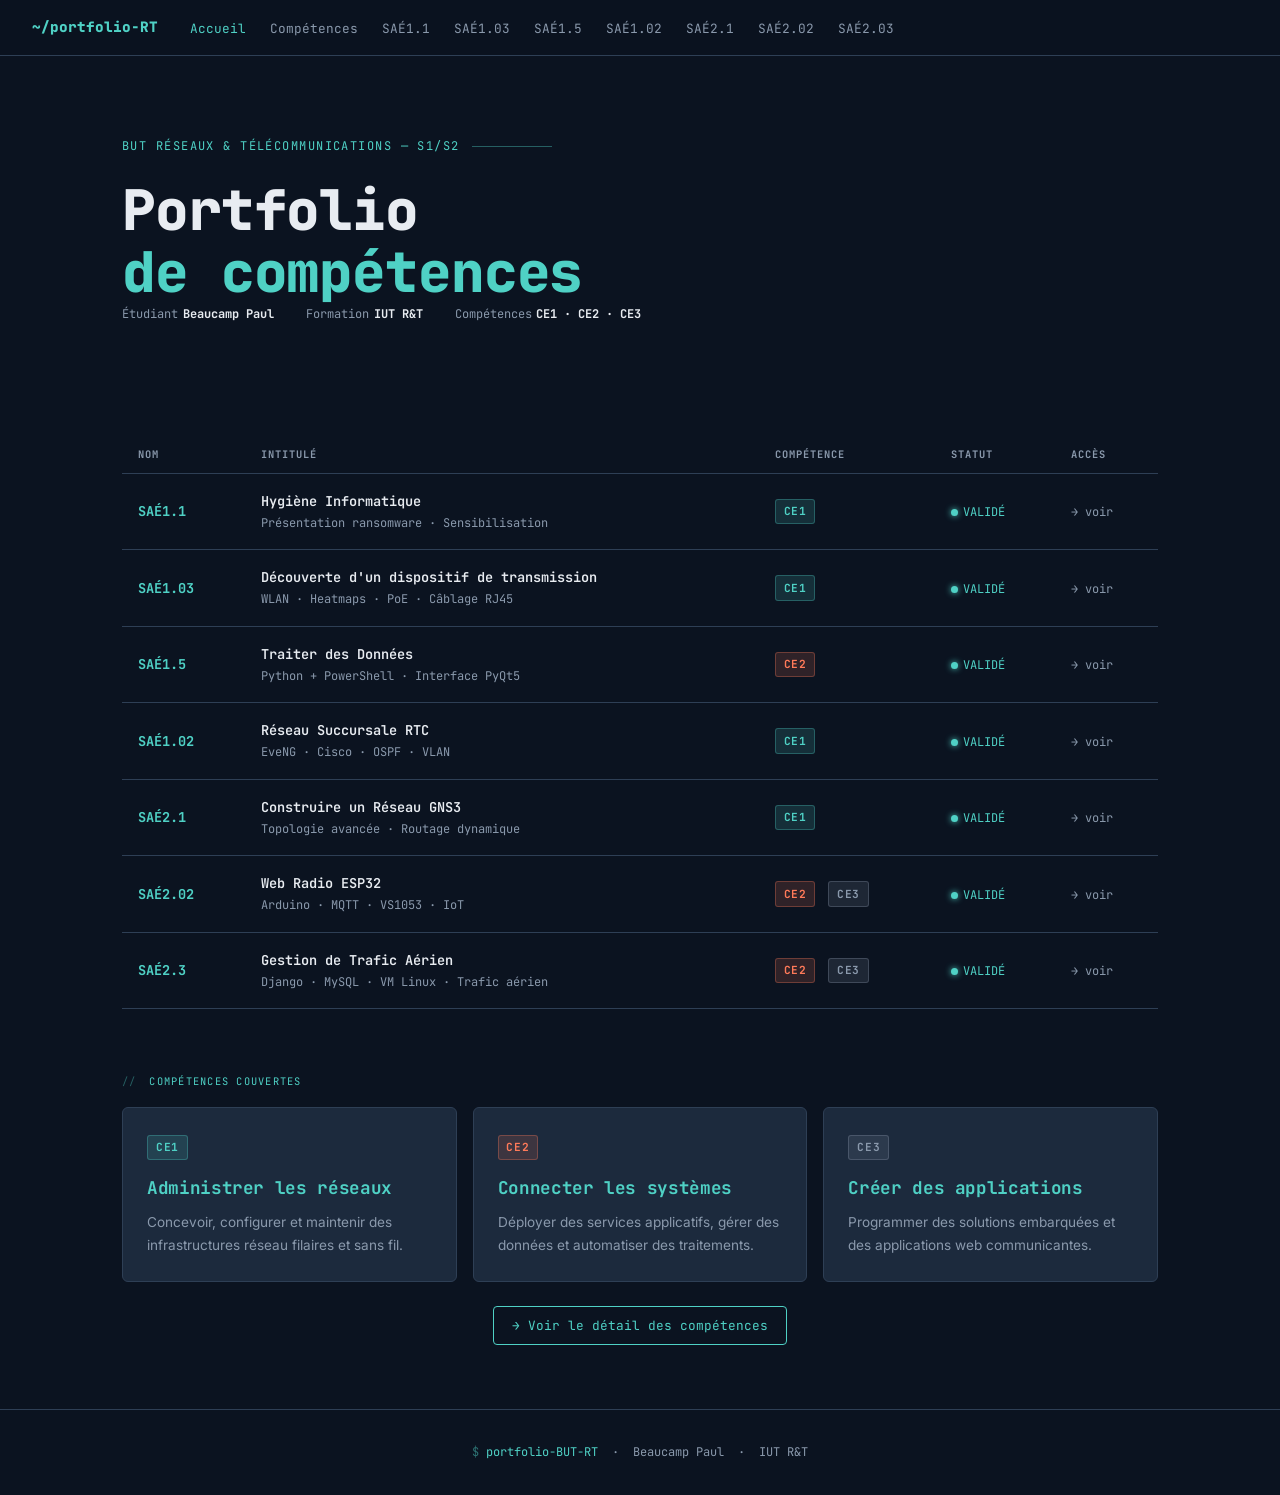
<file: index.html>
<!DOCTYPE html>
<html lang="fr">
<head>
  <meta charset="UTF-8">
  <meta name="viewport" content="width=device-width, initial-scale=1.0">
  <title>Portfolio BUT R&T — Beaucamp Paul</title>
  <link rel="stylesheet" href="style.css">
</head>
<body>

<nav>
  <span class="nav-logo">~/portfolio-RT</span>
  <ul class="nav-links">
    <li><a href="index.html" class="active">Accueil</a></li>
    <li><a href="competences.html">Compétences</a></li>
    <li><a href="sae11.html">SAÉ1.1</a></li>
    <li><a href="sae103.html">SAÉ1.03</a></li>
    <li><a href="sae15.html">SAÉ1.5</a></li>
    <li><a href="sae102.html">SAÉ1.02</a></li>
    <li><a href="sae21.html">SAÉ2.1</a></li>
    <li><a href="sae202.html">SAÉ2.02</a></li>
    <li><a href="atc.html">SAÉ2.03</a></li>
  </ul>
</nav>

<main>
  <div class="container">

    <div class="hero">
      <div class="hero-eyebrow">BUT Réseaux &amp; Télécommunications — S1/S2</div>
      <h1>Portfolio<br><span>de compétences</span></h1>
      <div class="hero-meta">
        <span>Étudiant <span class="val">Beaucamp Paul</span></span>
        <span>Formation <span class="val">IUT R&T</span></span>
        <span>Compétences <span class="val">CE1 · CE2 · CE3</span></span>
      </div>
    </div>

    <section>


      <table class="routing-table">
        <thead>
          <tr>
            <th>Nom</th>
            <th>Intitulé</th>
            <th>Compétence</th>
            <th>Statut</th>
            <th>Accès</th>
          </tr>
        </thead>
        <tbody>
          <tr>
            <td class="rt-id">SAÉ1.1</td>
            <td>
              <div class="rt-title">Hygiène Informatique</div>
              <div class="rt-sub">Présentation ransomware · Sensibilisation</div>
            </td>
            <td><span class="tag tag-rt1">CE1</span></td>
            <td><span class="rt-status">VALIDÉ</span></td>
            <td><a href="sae11.html" class="rt-link">→ voir</a></td>
          </tr>
          <tr>
            <td class="rt-id">SAÉ1.03</td>
            <td>
              <div class="rt-title">Découverte d'un dispositif de transmission</div>
              <div class="rt-sub">WLAN · Heatmaps · PoE · Câblage RJ45</div>
            </td>
            <td><span class="tag tag-rt1">CE1</span></td>
            <td><span class="rt-status">VALIDÉ</span></td>
            <td><a href="sae103.html" class="rt-link">→ voir</a></td>
          </tr>
          <tr>
            <td class="rt-id">SAÉ1.5</td>
            <td>
              <div class="rt-title">Traiter des Données</div>
              <div class="rt-sub">Python + PowerShell · Interface PyQt5</div>
            </td>
            <td><span class="tag tag-rt2">CE2</span></td>
            <td><span class="rt-status">VALIDÉ</span></td>
            <td><a href="sae15.html" class="rt-link">→ voir</a></td>
          </tr>
          <tr>
            <td class="rt-id">SAÉ1.02</td>
            <td>
              <div class="rt-title">Réseau Succursale RTC</div>
              <div class="rt-sub">EveNG · Cisco · OSPF · VLAN</div>
            </td>
            <td><span class="tag tag-rt1">CE1</span></td>
            <td><span class="rt-status">VALIDÉ</span></td>
            <td><a href="sae102.html" class="rt-link">→ voir</a></td>
          </tr>
          <tr>
            <td class="rt-id">SAÉ2.1</td>
            <td>
              <div class="rt-title">Construire un Réseau GNS3</div>
              <div class="rt-sub">Topologie avancée · Routage dynamique</div>
            </td>
            <td><span class="tag tag-rt1">CE1</span></td>
            <td><span class="rt-status">VALIDÉ</span></td>
            <td><a href="sae21.html" class="rt-link">→ voir</a></td>
          </tr>
          <tr>
            <td class="rt-id">SAÉ2.02</td>
            <td>
              <div class="rt-title">Web Radio ESP32</div>
              <div class="rt-sub">Arduino · MQTT · VS1053 · IoT</div>
            </td>
            <td><span class="tag tag-rt2">CE2</span> <span class="tag tag-rt3" style="margin-left:.3rem">CE3</span></td>
            <td><span class="rt-status">VALIDÉ</span></td>
            <td><a href="sae202.html" class="rt-link">→ voir</a></td>
          </tr>
          <tr>
            <td class="rt-id">SAÉ2.3</td>
            <td>
              <div class="rt-title">Gestion de Trafic Aérien</div>
              <div class="rt-sub">Django · MySQL · VM Linux · Trafic aérien</div>
            </td>
            <td><span class="tag tag-rt2">CE2</span> <span class="tag tag-rt3" style="margin-left:.3rem">CE3</span></td>
            <td><span class="rt-status">VALIDÉ</span></td>
            <td><a href="atc.html" class="rt-link">→ voir</a></td>
          </tr>
        </tbody>
      </table>
    </section>

    <section style="padding-top:0">
      <div class="section-label">Compétences couvertes</div>
      <div style="display:grid;grid-template-columns:repeat(auto-fit,minmax(280px,1fr));gap:1rem;margin-top:1rem;">

        <div class="card">
          <div style="margin-bottom:.8rem"><span class="tag tag-rt1">CE1</span></div>
          <h3>Administrer les réseaux</h3>
          <p style="color:var(--muted);font-size:.85rem;margin-top:.5rem">
            Concevoir, configurer et maintenir des infrastructures réseau filaires et sans fil.
          </p>
        </div>

        <div class="card">
          <div style="margin-bottom:.8rem"><span class="tag tag-rt2">CE2</span></div>
          <h3>Connecter les systèmes</h3>
          <p style="color:var(--muted);font-size:.85rem;margin-top:.5rem">
            Déployer des services applicatifs, gérer des données et automatiser des traitements.
          </p>
        </div>

        <div class="card">
          <div style="margin-bottom:.8rem"><span class="tag tag-rt3">CE3</span></div>
          <h3>Créer des applications</h3>
          <p style="color:var(--muted);font-size:.85rem;margin-top:.5rem">
            Programmer des solutions embarquées et des applications web communicantes.
          </p>
        </div>

      </div>

      <div style="margin-top:1.5rem;text-align:center">
        <a href="competences.html" style="
          display:inline-block;
          border:1px solid var(--accent);
          color:var(--accent);
          font-family:'JetBrains Mono',monospace;
          font-size:.8rem;
          padding:.6em 1.4em;
          border-radius:4px;
          transition:background .2s;
        " onmouseover="this.style.background='rgba(79,209,197,.1)'" onmouseout="this.style.background='transparent'">
          → Voir le détail des compétences
        </a>
      </div>
    </section>

  </div>
</main>

<footer>
  <span class="prompt">portfolio-BUT-RT</span> &nbsp;·&nbsp; Beaucamp Paul &nbsp;·&nbsp; IUT R&T
</footer>

</body>
</html>
</file>
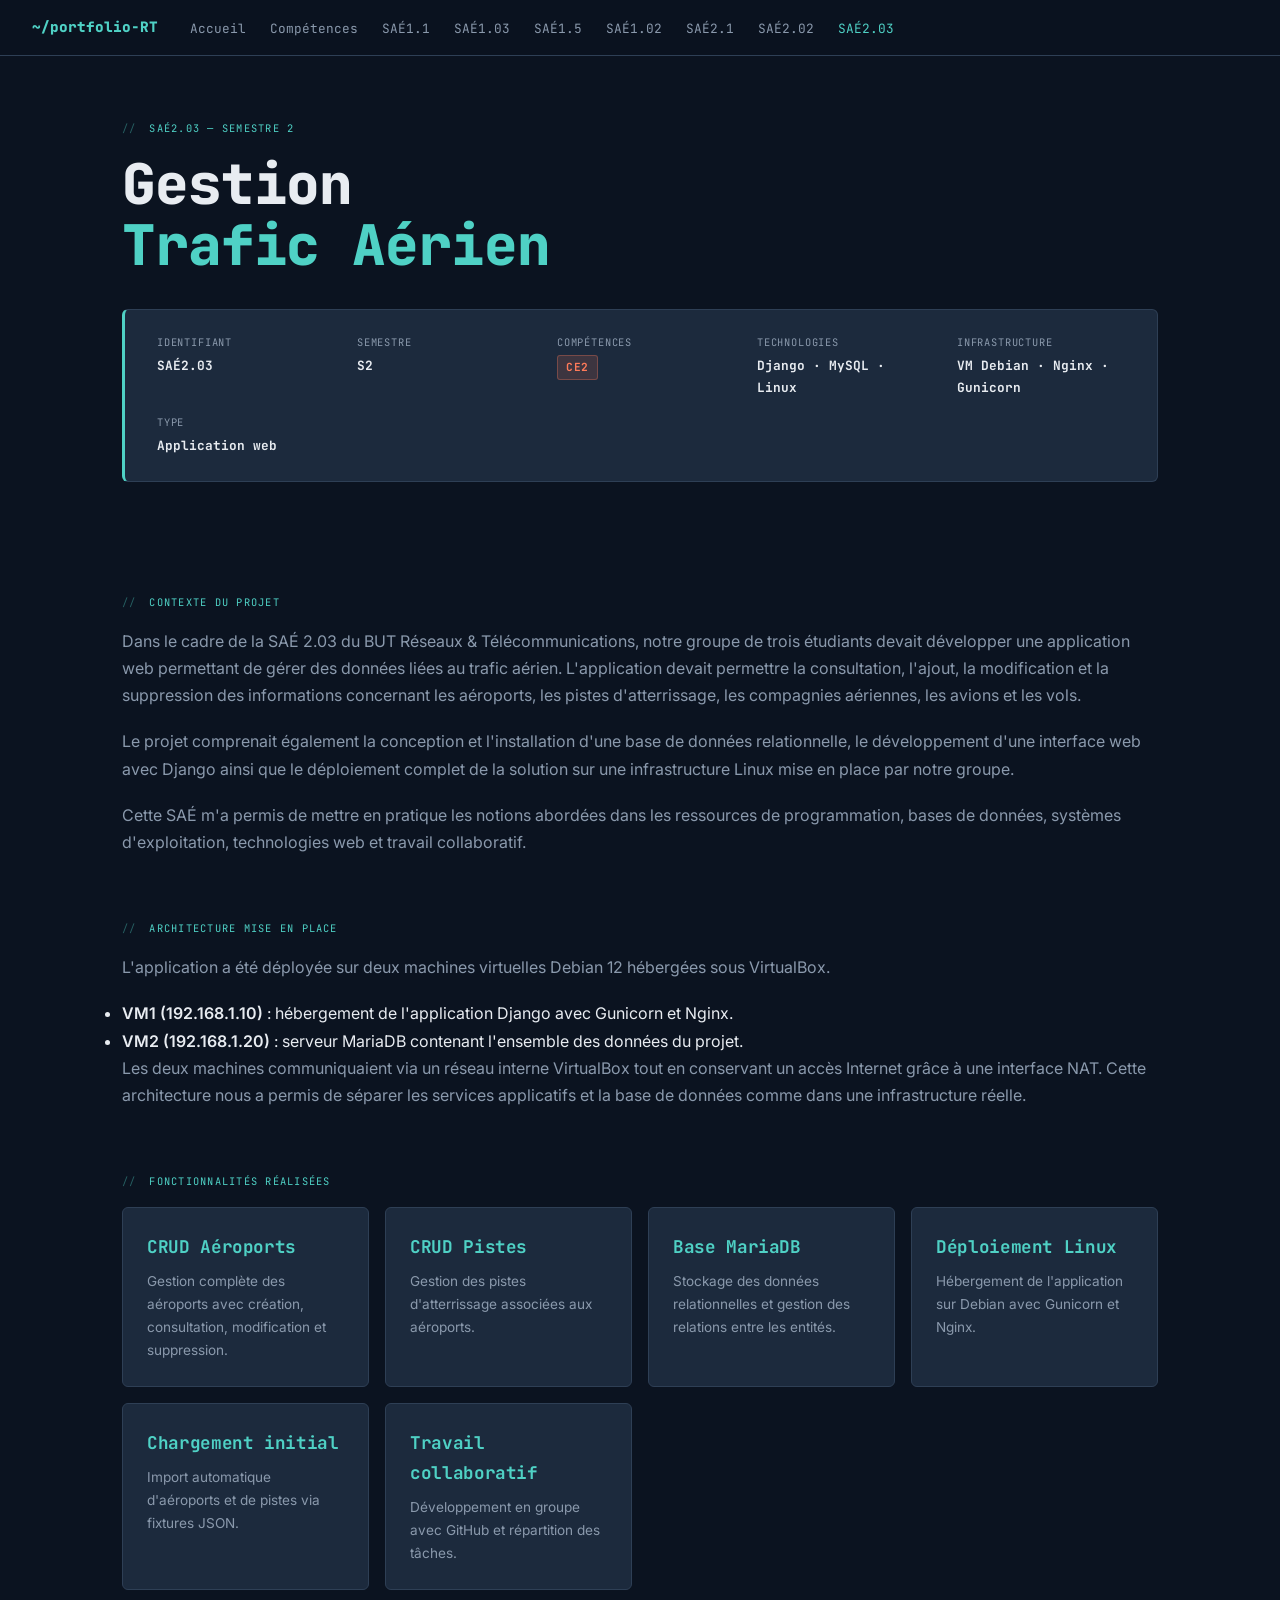
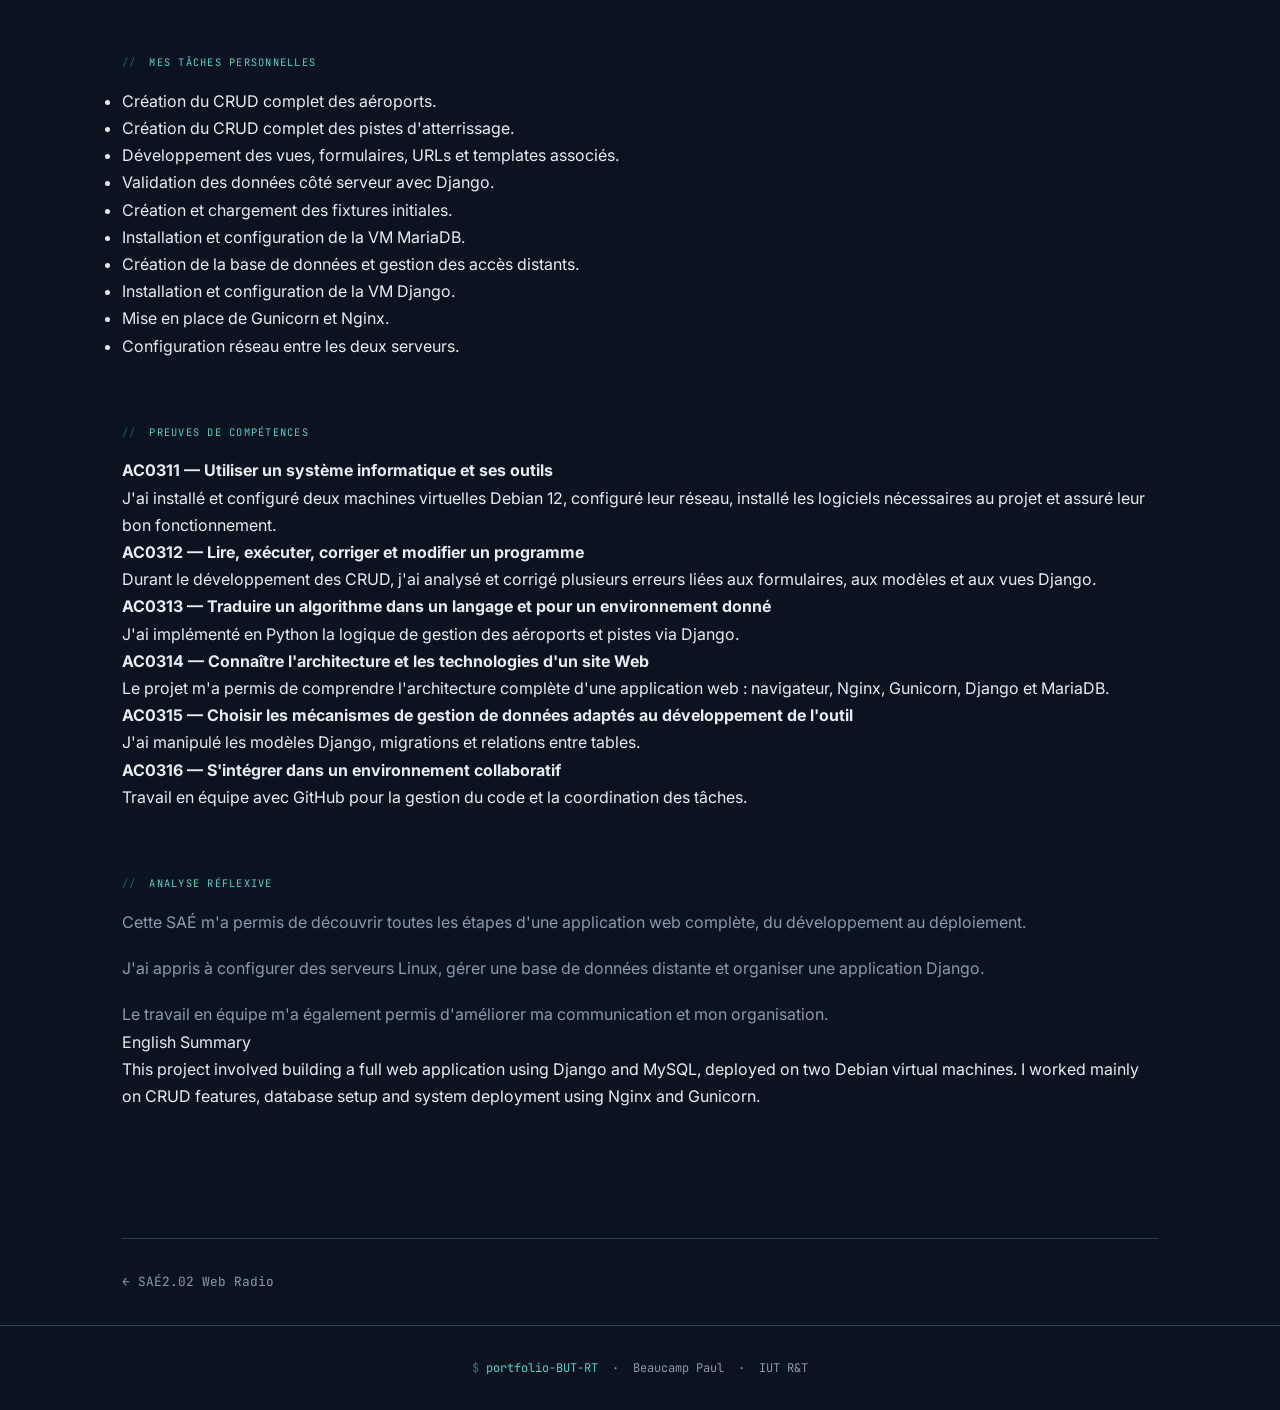
<file: atc.html>
<!DOCTYPE html>
<html lang="fr">
<head>
  <meta charset="UTF-8">
  <meta name="viewport" content="width=device-width, initial-scale=1.0">
  <title>ATC Manager — Portfolio BUT R&T</title>
  <link rel="stylesheet" href="style.css">
</head>
<body>

<nav>
  <span class="nav-logo">~/portfolio-RT</span>
  <ul class="nav-links">
    <li><a href="index.html">Accueil</a></li>
    <li><a href="competences.html">Compétences</a></li>
    <li><a href="sae11.html">SAÉ1.1</a></li>
    <li><a href="sae103.html">SAÉ1.03</a></li>
    <li><a href="sae15.html">SAÉ1.5</a></li>
    <li><a href="sae102.html">SAÉ1.02</a></li>
    <li><a href="sae21.html">SAÉ2.1</a></li>
    <li><a href="sae202.html">SAÉ2.02</a></li>
    <li><a href="atc.html" class="active">SAÉ2.03</a></li>
  </ul>
</nav>

<main>
  <div class="container">
    <section>
      <div class="section-label">SAÉ2.03 — Semestre 2</div>
      <h1>Gestion<br><span style="color:var(--accent)">Trafic Aérien</span></h1>

      <dl class="tech-sheet" style="margin-top:2rem">
        <div>
          <dt>Identifiant</dt>
          <dd>SAÉ2.03</dd>
        </div>
        <div>
          <dt>Semestre</dt>
          <dd>S2</dd>
        </div>
        <div>
          <dt>Compétences</dt>
          <dd><span class="tag tag-rt2">CE2</span></dd>
        </div>
        <div>
          <dt>Technologies</dt>
          <dd>Django · MySQL · Linux</dd>
        </div>
        <div>
          <dt>Infrastructure</dt>
          <dd>VM Debian · Nginx · Gunicorn</dd>
        </div>
        <div>
          <dt>Type</dt>
          <dd>Application web</dd>
        </div>
      </dl>
    </section>

    <section style="padding-top:0">
      <div class="section-label">Contexte du projet</div>
      <div class="prose">
        <p>
          Dans le cadre de la SAÉ 2.03 du BUT Réseaux & Télécommunications, notre groupe de trois étudiants
          devait développer une application web permettant de gérer des données liées au trafic aérien.
          L'application devait permettre la consultation, l'ajout, la modification et la suppression
          des informations concernant les aéroports, les pistes d'atterrissage, les compagnies aériennes,
          les avions et les vols.
        </p>

        <p>
          Le projet comprenait également la conception et l'installation d'une base de données relationnelle,
          le développement d'une interface web avec Django ainsi que le déploiement complet de la solution
          sur une infrastructure Linux mise en place par notre groupe.
        </p>

        <p>
          Cette SAÉ m'a permis de mettre en pratique les notions abordées dans les ressources de programmation,
          bases de données, systèmes d'exploitation, technologies web et travail collaboratif.
        </p>
      </div>
    </section>

    <section style="padding-top:0">
      <div class="section-label">Architecture mise en place</div>
      <div class="prose">
        <p>
          L'application a été déployée sur deux machines virtuelles Debian 12 hébergées sous VirtualBox.
        </p>

        <ul>
          <li><strong>VM1 (192.168.1.10)</strong> : hébergement de l'application Django avec Gunicorn et Nginx.</li>
          <li><strong>VM2 (192.168.1.20)</strong> : serveur MariaDB contenant l'ensemble des données du projet.</li>
        </ul>

        <p>
          Les deux machines communiquaient via un réseau interne VirtualBox tout en conservant un accès
          Internet grâce à une interface NAT. Cette architecture nous a permis de séparer les services
          applicatifs et la base de données comme dans une infrastructure réelle.
        </p>
      </div>
    </section>

    <section style="padding-top:0">
      <div class="section-label">Fonctionnalités réalisées</div>

      <div style="display:grid;grid-template-columns:repeat(auto-fit,minmax(220px,1fr));gap:1rem">
        <div class="card">
          <h3 style="margin-bottom:.5rem">CRUD Aéroports</h3>
          <p style="color:var(--muted);font-size:.85rem">
            Gestion complète des aéroports avec création, consultation, modification et suppression.
          </p>
        </div>

        <div class="card">
          <h3 style="margin-bottom:.5rem">CRUD Pistes</h3>
          <p style="color:var(--muted);font-size:.85rem">
            Gestion des pistes d'atterrissage associées aux aéroports.
          </p>
        </div>

        <div class="card">
          <h3 style="margin-bottom:.5rem">Base MariaDB</h3>
          <p style="color:var(--muted);font-size:.85rem">
            Stockage des données relationnelles et gestion des relations entre les entités.
          </p>
        </div>

        <div class="card">
          <h3 style="margin-bottom:.5rem">Déploiement Linux</h3>
          <p style="color:var(--muted);font-size:.85rem">
            Hébergement de l'application sur Debian avec Gunicorn et Nginx.
          </p>
        </div>

        <div class="card">
          <h3 style="margin-bottom:.5rem">Chargement initial</h3>
          <p style="color:var(--muted);font-size:.85rem">
            Import automatique d'aéroports et de pistes via fixtures JSON.
          </p>
        </div>

        <div class="card">
          <h3 style="margin-bottom:.5rem">Travail collaboratif</h3>
          <p style="color:var(--muted);font-size:.85rem">
            Développement en groupe avec GitHub et répartition des tâches.
          </p>
        </div>
      </div>
    </section>

    <section style="padding-top:0">
      <div class="section-label">Mes tâches personnelles</div>
      <div class="prose">
        <ul>
          <li>Création du CRUD complet des aéroports.</li>
          <li>Création du CRUD complet des pistes d'atterrissage.</li>
          <li>Développement des vues, formulaires, URLs et templates associés.</li>
          <li>Validation des données côté serveur avec Django.</li>
          <li>Création et chargement des fixtures initiales.</li>
          <li>Installation et configuration de la VM MariaDB.</li>
          <li>Création de la base de données et gestion des accès distants.</li>
          <li>Installation et configuration de la VM Django.</li>
          <li>Mise en place de Gunicorn et Nginx.</li>
          <li>Configuration réseau entre les deux serveurs.</li>
        </ul>
      </div>
    </section>

    <section style="padding-top:0">
      <div class="section-label">Preuves de compétences</div>

      <div class="proof-block">
        <h4>AC0311 — Utiliser un système informatique et ses outils</h4>
        <p>
          J'ai installé et configuré deux machines virtuelles Debian 12, configuré leur réseau,
          installé les logiciels nécessaires au projet et assuré leur bon fonctionnement.
        </p>
      </div>

      <div class="proof-block">
        <h4>AC0312 — Lire, exécuter, corriger et modifier un programme</h4>
        <p>
          Durant le développement des CRUD, j'ai analysé et corrigé plusieurs erreurs liées aux formulaires,
          aux modèles et aux vues Django.
        </p>
      </div>

      <div class="proof-block">
        <h4>AC0313 — Traduire un algorithme dans un langage et pour un environnement donné</h4>
        <p>
          J'ai implémenté en Python la logique de gestion des aéroports et pistes via Django.
        </p>
      </div>

      <div class="proof-block">
        <h4>AC0314 — Connaître l'architecture et les technologies d'un site Web</h4>
        <p>
          Le projet m'a permis de comprendre l'architecture complète d'une application web :
          navigateur, Nginx, Gunicorn, Django et MariaDB.
        </p>
      </div>

      <div class="proof-block">
        <h4>AC0315 — Choisir les mécanismes de gestion de données adaptés au développement de l'outil</h4>
        <p>
          J'ai manipulé les modèles Django, migrations et relations entre tables.
        </p>
      </div>

      <div class="proof-block">
        <h4>AC0316 — S'intégrer dans un environnement collaboratif</h4>
        <p>
          Travail en équipe avec GitHub pour la gestion du code et la coordination des tâches.
        </p>
      </div>
    </section>

    <section style="padding-top:0">
      <div class="section-label">Analyse réflexive</div>
      <div class="prose">
        <p>
          Cette SAÉ m'a permis de découvrir toutes les étapes d'une application web complète,
          du développement au déploiement.
        </p>

        <p>
          J'ai appris à configurer des serveurs Linux, gérer une base de données distante et organiser une application Django.
        </p>

        <p>
          Le travail en équipe m'a également permis d'améliorer ma communication et mon organisation.
        </p>
      </div>

      <div class="en-summary">
        <div class="en-label">English Summary</div>
        <p>
          This project involved building a full web application using Django and MySQL,
          deployed on two Debian virtual machines. I worked mainly on CRUD features,
          database setup and system deployment using Nginx and Gunicorn.
        </p>
      </div>
    </section>

    <div class="page-nav">
      <a href="sae202.html">← SAÉ2.02 Web Radio</a>
    </div>
  </div>
</main>
<footer>
  <span class="prompt">portfolio-BUT-RT</span> &nbsp;·&nbsp; Beaucamp Paul &nbsp;·&nbsp; IUT R&T
</footer>

</body>
</html>
</file>
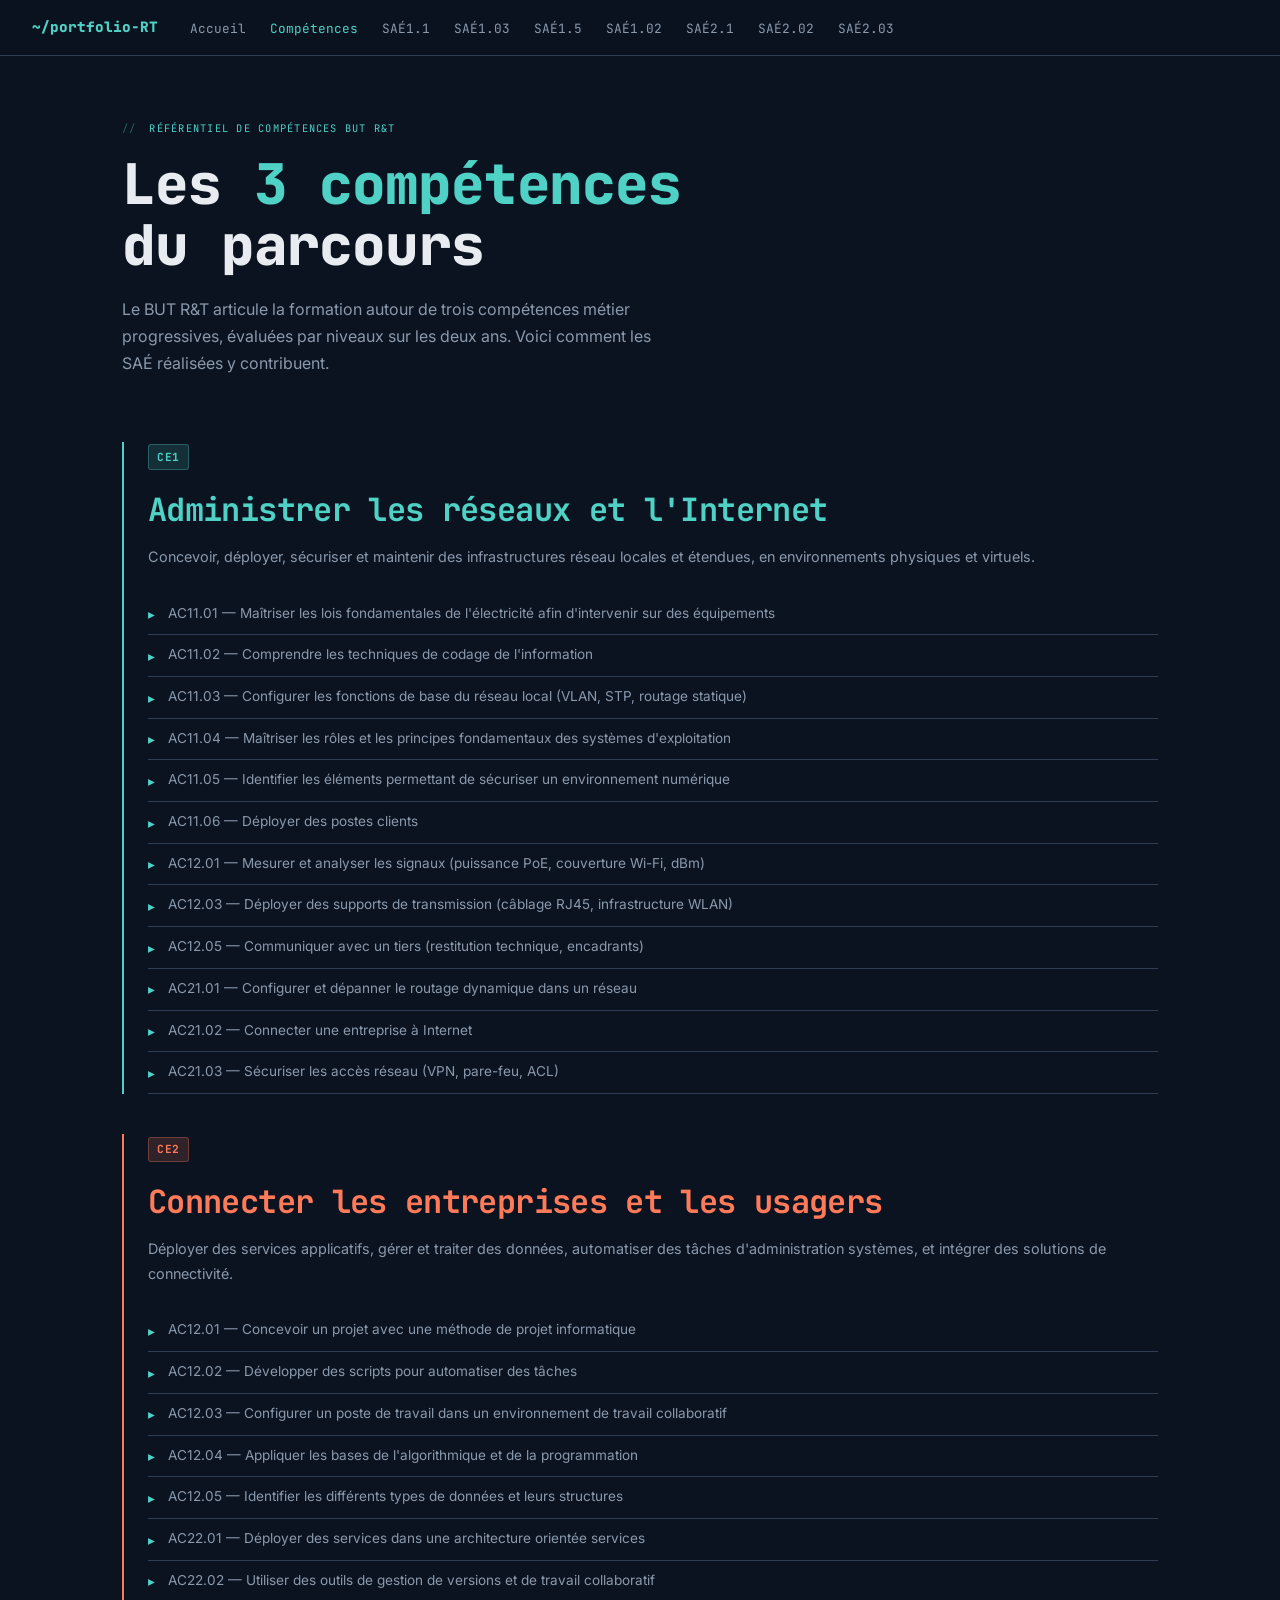
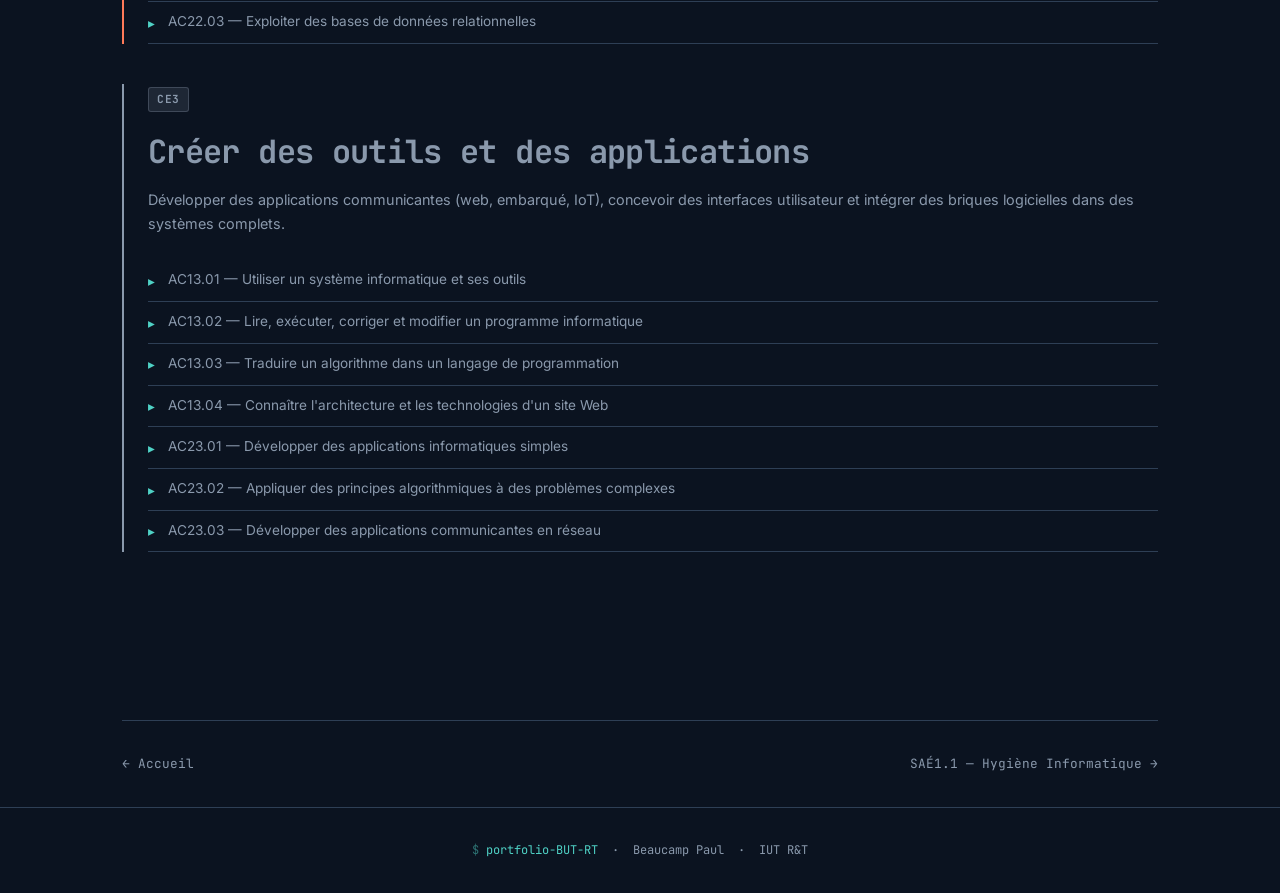
<file: competences.html>
<!DOCTYPE html>
<html lang="fr">
<head>
  <meta charset="UTF-8">
  <meta name="viewport" content="width=device-width, initial-scale=1.0">
  <title>Compétences — Portfolio BUT R&T</title>
  <link rel="stylesheet" href="style.css">
</head>
<body>

<nav>
  <span class="nav-logo">~/portfolio-RT</span>
  <ul class="nav-links">
    <li><a href="index.html">Accueil</a></li>
    <li><a href="competences.html" class="active">Compétences</a></li>
    <li><a href="sae11.html">SAÉ1.1</a></li>
    <li><a href="sae103.html">SAÉ1.03</a></li>
    <li><a href="sae15.html">SAÉ1.5</a></li>
    <li><a href="sae102.html">SAÉ1.02</a></li>
    <li><a href="sae21.html">SAÉ2.1</a></li>
    <li><a href="sae202.html">SAÉ2.02</a></li>
    <li><a href="atc.html">SAÉ2.03</a></li>
  </ul>
</nav>

<main>
  <div class="container">
    <section>
      <div class="section-label">Référentiel de compétences BUT R&T</div>
      <h1>Les <span style="color:var(--accent)">3 compétences</span><br>du parcours</h1>
      <p style="color:var(--muted);margin-top:1.2rem;max-width:560px">
        Le BUT R&T articule la formation autour de trois compétences métier progressives, 
        évaluées par niveaux sur les deux ans. Voici comment les SAÉ réalisées y contribuent.
      </p>
    </section>

    <section style="padding-top:0">

      <div class="comp-block rt1">
        <span class="tag tag-rt1">CE1</span>
        <h2 style="margin-top:.8rem;color:var(--accent)">Administrer les réseaux et l'Internet</h2>
        <p style="margin-top:.5rem">
          Concevoir, déployer, sécuriser et maintenir des infrastructures réseau locales et étendues, 
          en environnements physiques et virtuels.
        </p>
        <ul class="ac-list" style="margin-top:1.5rem">
          <li>AC11.01 — Maîtriser les lois fondamentales de l'électricité afin d'intervenir sur des équipements</li>
          <li>AC11.02 — Comprendre les techniques de codage de l'information</li>
          <li>AC11.03 — Configurer les fonctions de base du réseau local (VLAN, STP, routage statique)</li>
          <li>AC11.04 — Maîtriser les rôles et les principes fondamentaux des systèmes d'exploitation</li>
          <li>AC11.05 — Identifier les éléments permettant de sécuriser un environnement numérique</li>
          <li>AC11.06 — Déployer des postes clients</li>
          <li>AC12.01 — Mesurer et analyser les signaux (puissance PoE, couverture Wi-Fi, dBm)</li>
          <li>AC12.03 — Déployer des supports de transmission (câblage RJ45, infrastructure WLAN)</li>
          <li>AC12.05 — Communiquer avec un tiers (restitution technique, encadrants)</li>
          <li>AC21.01 — Configurer et dépanner le routage dynamique dans un réseau</li>
          <li>AC21.02 — Connecter une entreprise à Internet</li>
          <li>AC21.03 — Sécuriser les accès réseau (VPN, pare-feu, ACL)</li>
        </ul>
      </div>

      <div class="comp-block rt2">
        <span class="tag tag-rt2">CE2</span>
        <h2 style="margin-top:.8rem;color:var(--warn)">Connecter les entreprises et les usagers</h2>
        <p style="margin-top:.5rem">
          Déployer des services applicatifs, gérer et traiter des données, automatiser des tâches 
          d'administration systèmes, et intégrer des solutions de connectivité.
        </p>
        <ul class="ac-list" style="margin-top:1.5rem">
          <li>AC12.01 — Concevoir un projet avec une méthode de projet informatique</li>
          <li>AC12.02 — Développer des scripts pour automatiser des tâches</li>
          <li>AC12.03 — Configurer un poste de travail dans un environnement de travail collaboratif</li>
          <li>AC12.04 — Appliquer les bases de l'algorithmique et de la programmation</li>
          <li>AC12.05 — Identifier les différents types de données et leurs structures</li>
          <li>AC22.01 — Déployer des services dans une architecture orientée services</li>
          <li>AC22.02 — Utiliser des outils de gestion de versions et de travail collaboratif</li>
          <li>AC22.03 — Exploiter des bases de données relationnelles</li>
        </ul>
      </div>

      <div class="comp-block rt3">
        <span class="tag tag-rt3">CE3</span>
        <h2 style="margin-top:.8rem;color:var(--muted)">Créer des outils et des applications</h2>
        <p style="margin-top:.5rem">
          Développer des applications communicantes (web, embarqué, IoT), concevoir des interfaces 
          utilisateur et intégrer des briques logicielles dans des systèmes complets.
        </p>
        <ul class="ac-list" style="margin-top:1.5rem">
          <li>AC13.01 — Utiliser un système informatique et ses outils</li>
          <li>AC13.02 — Lire, exécuter, corriger et modifier un programme informatique</li>
          <li>AC13.03 — Traduire un algorithme dans un langage de programmation</li>
          <li>AC13.04 — Connaître l'architecture et les technologies d'un site Web</li>
          <li>AC23.01 — Développer des applications informatiques simples</li>
          <li>AC23.02 — Appliquer des principes algorithmiques à des problèmes complexes</li>
          <li>AC23.03 — Développer des applications communicantes en réseau</li>
        </ul>
      </div>

    </section>

    <div class="page-nav">
      <a href="index.html">← Accueil</a>
      <a href="sae11.html" class="next">SAÉ1.1 — Hygiène Informatique →</a>
    </div>
  </div>
</main>

<footer>
  <span class="prompt">portfolio-BUT-RT</span> &nbsp;·&nbsp; Beaucamp Paul &nbsp;·&nbsp; IUT R&T
</footer>

</body>
</html>
</file>
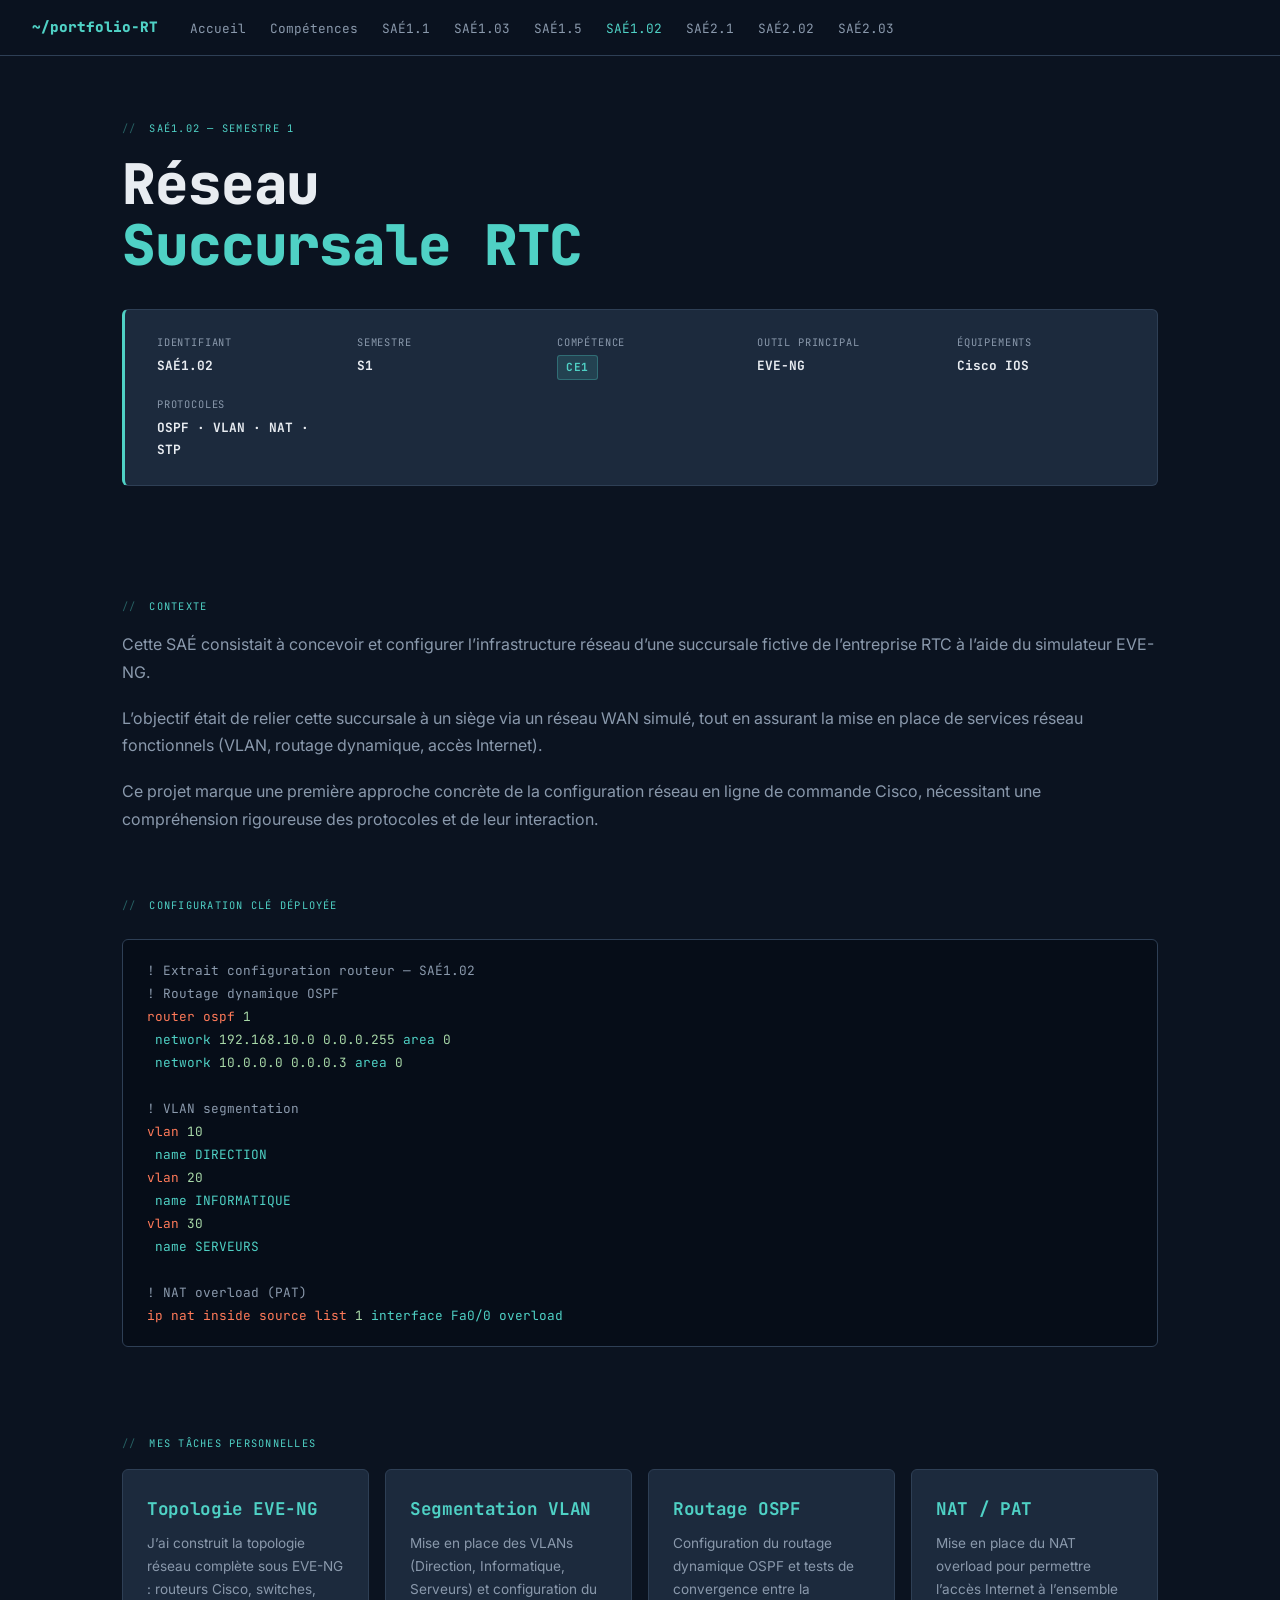
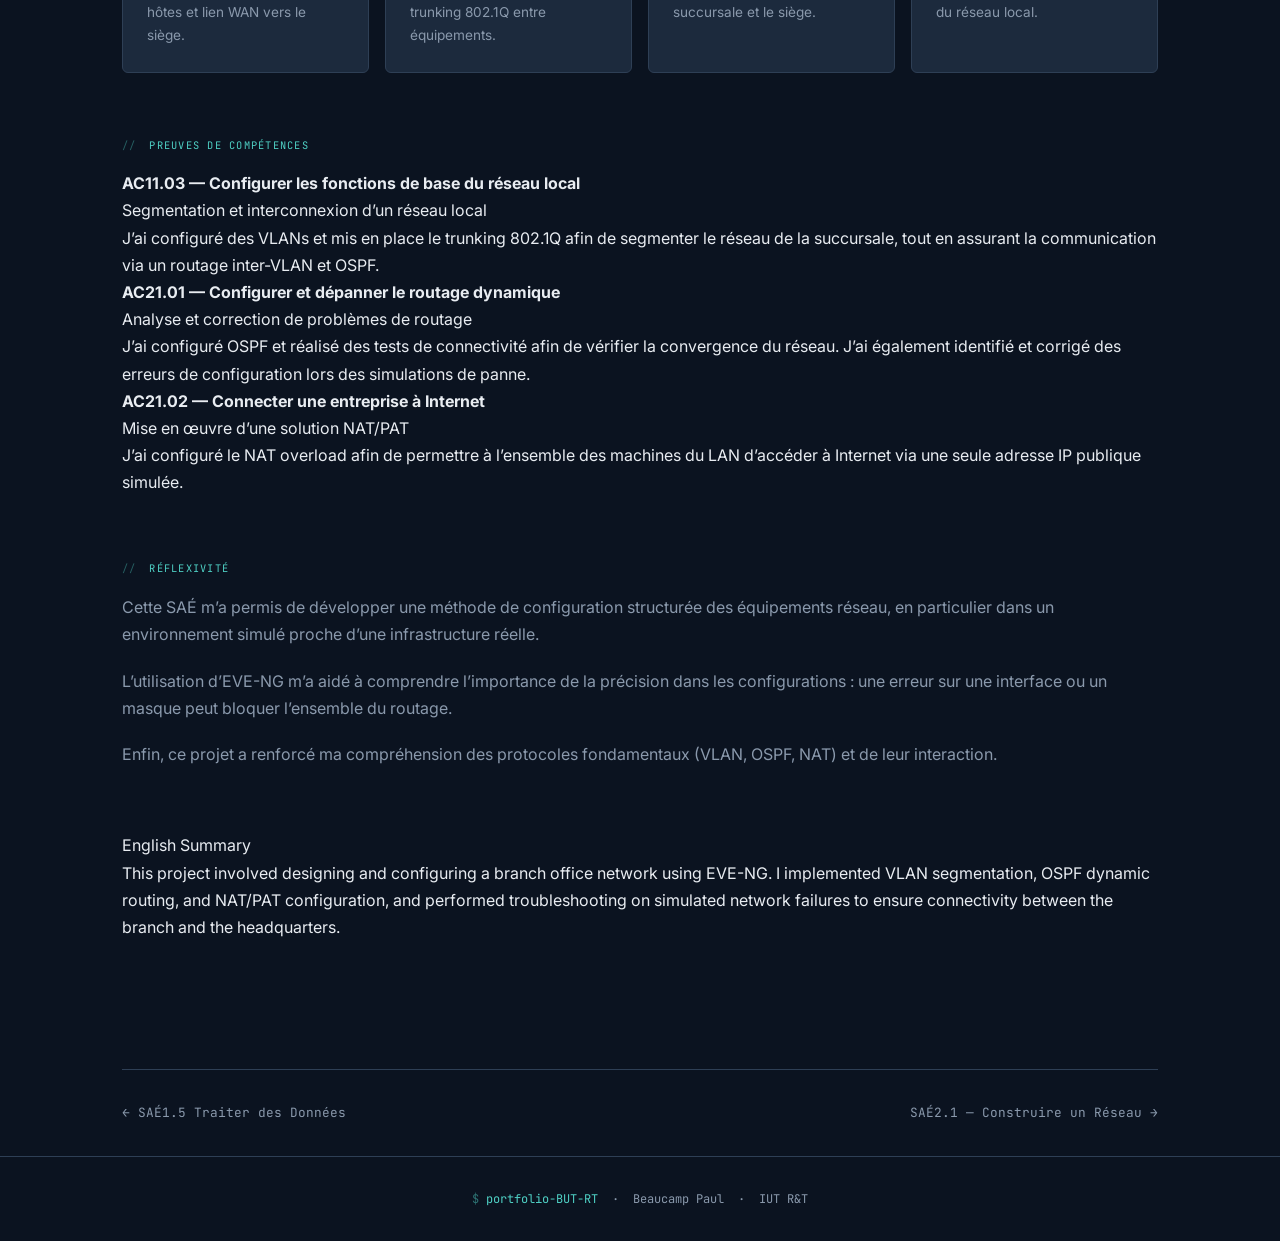
<file: sae102.html>
<!DOCTYPE html>
<html lang="fr">
<head>
  <meta charset="UTF-8">
  <meta name="viewport" content="width=device-width, initial-scale=1.0">
  <title>SAÉ1.02 — Réseau Succursale RTC</title>
  <link rel="stylesheet" href="style.css">
</head>
<body>

<nav>
  <span class="nav-logo">~/portfolio-RT</span>
  <ul class="nav-links">
    <li><a href="index.html">Accueil</a></li>
    <li><a href="competences.html">Compétences</a></li>
    <li><a href="sae11.html">SAÉ1.1</a></li>
    <li><a href="sae103.html">SAÉ1.03</a></li>
    <li><a href="sae15.html">SAÉ1.5</a></li>
    <li><a href="sae102.html" class="active">SAÉ1.02</a></li>
    <li><a href="sae21.html">SAÉ2.1</a></li>
    <li><a href="sae202.html">SAÉ2.02</a></li>
    <li><a href="atc.html">SAÉ2.03</a></li>
  </ul>
</nav>

<main>
  <div class="container">
    <section>
      <div class="section-label">SAÉ1.02 — Semestre 1</div>
      <h1>Réseau<br><span style="color:var(--accent)">Succursale RTC</span></h1>

      <dl class="tech-sheet" style="margin-top:2rem">
        <div>
          <dt>Identifiant</dt>
          <dd>SAÉ1.02</dd>
        </div>
        <div>
          <dt>Semestre</dt>
          <dd>S1</dd>
        </div>
        <div>
          <dt>Compétence</dt>
          <dd><span class="tag tag-rt1">CE1</span></dd>
        </div>
        <div>
          <dt>Outil principal</dt>
          <dd>EVE-NG</dd>
        </div>
        <div>
          <dt>Équipements</dt>
          <dd>Cisco IOS</dd>
        </div>
        <div>
          <dt>Protocoles</dt>
          <dd>OSPF · VLAN · NAT · STP</dd>
        </div>
      </dl>
    </section>

    <section style="padding-top:0">
      <div class="section-label">Contexte</div>
      <div class="prose">
        <p>
          Cette SAÉ consistait à concevoir et configurer l’infrastructure réseau d’une succursale fictive
          de l’entreprise RTC à l’aide du simulateur EVE-NG.
        </p>

        <p>
          L’objectif était de relier cette succursale à un siège via un réseau WAN simulé, tout en assurant
          la mise en place de services réseau fonctionnels (VLAN, routage dynamique, accès Internet).
        </p>

        <p>
          Ce projet marque une première approche concrète de la configuration réseau en ligne de commande Cisco,
          nécessitant une compréhension rigoureuse des protocoles et de leur interaction.
        </p>
      </div>
    </section>

    <section style="padding-top:0">
      <div class="section-label">Configuration clé déployée</div>

      <div class="code-block">
        <span class="comment">! Extrait configuration routeur — SAÉ1.02</span><br>
        <span class="comment">! Routage dynamique OSPF</span><br>
        <span class="key">router ospf</span> <span class="val">1</span><br>
        &nbsp;network <span class="val">192.168.10.0</span> <span class="val">0.0.0.255</span> area <span class="val">0</span><br>
        &nbsp;network <span class="val">10.0.0.0</span> <span class="val">0.0.0.3</span> area <span class="val">0</span><br><br>

        <span class="comment">! VLAN segmentation</span><br>
        <span class="key">vlan</span> <span class="val">10</span><br>
        &nbsp;name DIRECTION<br>
        <span class="key">vlan</span> <span class="val">20</span><br>
        &nbsp;name INFORMATIQUE<br>
        <span class="key">vlan</span> <span class="val">30</span><br>
        &nbsp;name SERVEURS<br><br>

        <span class="comment">! NAT overload (PAT)</span><br>
        <span class="key">ip nat inside source list</span> <span class="val">1</span> interface Fa0/0 overload
      </div>
    </section>

    <section style="padding-top:0">
      <div class="section-label">Mes tâches personnelles</div>

      <div style="display:grid;grid-template-columns:repeat(auto-fit,minmax(220px,1fr));gap:1rem">

        <div class="card">
          <h3 style="margin-bottom:.5rem">Topologie EVE-NG</h3>
          <p style="color:var(--muted);font-size:.85rem">
            J’ai construit la topologie réseau complète sous EVE-NG : routeurs Cisco, switches, hôtes et lien WAN vers le siège.
          </p>
        </div>

        <div class="card">
          <h3 style="margin-bottom:.5rem">Segmentation VLAN</h3>
          <p style="color:var(--muted);font-size:.85rem">
            Mise en place des VLANs (Direction, Informatique, Serveurs) et configuration du trunking 802.1Q entre équipements.
          </p>
        </div>

        <div class="card">
          <h3 style="margin-bottom:.5rem">Routage OSPF</h3>
          <p style="color:var(--muted);font-size:.85rem">
            Configuration du routage dynamique OSPF et tests de convergence entre la succursale et le siège.
          </p>
        </div>

        <div class="card">
          <h3 style="margin-bottom:.5rem">NAT / PAT</h3>
          <p style="color:var(--muted);font-size:.85rem">
            Mise en place du NAT overload pour permettre l’accès Internet à l’ensemble du réseau local.
          </p>
        </div>

      </div>
    </section>

    <section style="padding-top:0">
      <div class="section-label">Preuves de compétences</div>

      <div class="proof-block">
        <h4>AC11.03 — Configurer les fonctions de base du réseau local</h4>
        <div class="ce">Segmentation et interconnexion d’un réseau local</div>
        <p>
          J’ai configuré des VLANs et mis en place le trunking 802.1Q afin de segmenter le réseau de la succursale,
          tout en assurant la communication via un routage inter-VLAN et OSPF.
        </p>
      </div>

      <div class="proof-block">
        <h4>AC21.01 — Configurer et dépanner le routage dynamique</h4>
        <div class="ce">Analyse et correction de problèmes de routage</div>
        <p>
          J’ai configuré OSPF et réalisé des tests de connectivité afin de vérifier la convergence du réseau.
          J’ai également identifié et corrigé des erreurs de configuration lors des simulations de panne.
        </p>
      </div>

      <div class="proof-block">
        <h4>AC21.02 — Connecter une entreprise à Internet</h4>
        <div class="ce">Mise en œuvre d’une solution NAT/PAT</div>
        <p>
          J’ai configuré le NAT overload afin de permettre à l’ensemble des machines du LAN d’accéder à Internet
          via une seule adresse IP publique simulée.
        </p>
      </div>
    </section>

    <section style="padding-top:0">
      <div class="section-label">Réflexivité</div>
      <div class="prose">
        <p>
          Cette SAÉ m’a permis de développer une méthode de configuration structurée des équipements réseau,
          en particulier dans un environnement simulé proche d’une infrastructure réelle.
        </p>

        <p>
          L’utilisation d’EVE-NG m’a aidé à comprendre l’importance de la précision dans les configurations :
          une erreur sur une interface ou un masque peut bloquer l’ensemble du routage.
        </p>

        <p>
          Enfin, ce projet a renforcé ma compréhension des protocoles fondamentaux (VLAN, OSPF, NAT) et de leur interaction.
        </p>
      </div>
    </section>

    <section style="padding-top:0">
      <div class="en-summary">
        <div class="en-label">English Summary</div>
        <p>
          This project involved designing and configuring a branch office network using EVE-NG.
          I implemented VLAN segmentation, OSPF dynamic routing, and NAT/PAT configuration,
          and performed troubleshooting on simulated network failures to ensure connectivity
          between the branch and the headquarters.
        </p>
      </div>
    </section>

    <div class="page-nav">
      <a href="sae15.html">← SAÉ1.5 Traiter des Données</a>
      <a href="sae21.html" class="next">SAÉ2.1 — Construire un Réseau →</a>
    </div>
  </div>
</main>

<footer>
  <span class="prompt">portfolio-BUT-RT</span> &nbsp;·&nbsp; Beaucamp Paul &nbsp;·&nbsp; IUT R&T
</footer>

</body>
</html>
</file>
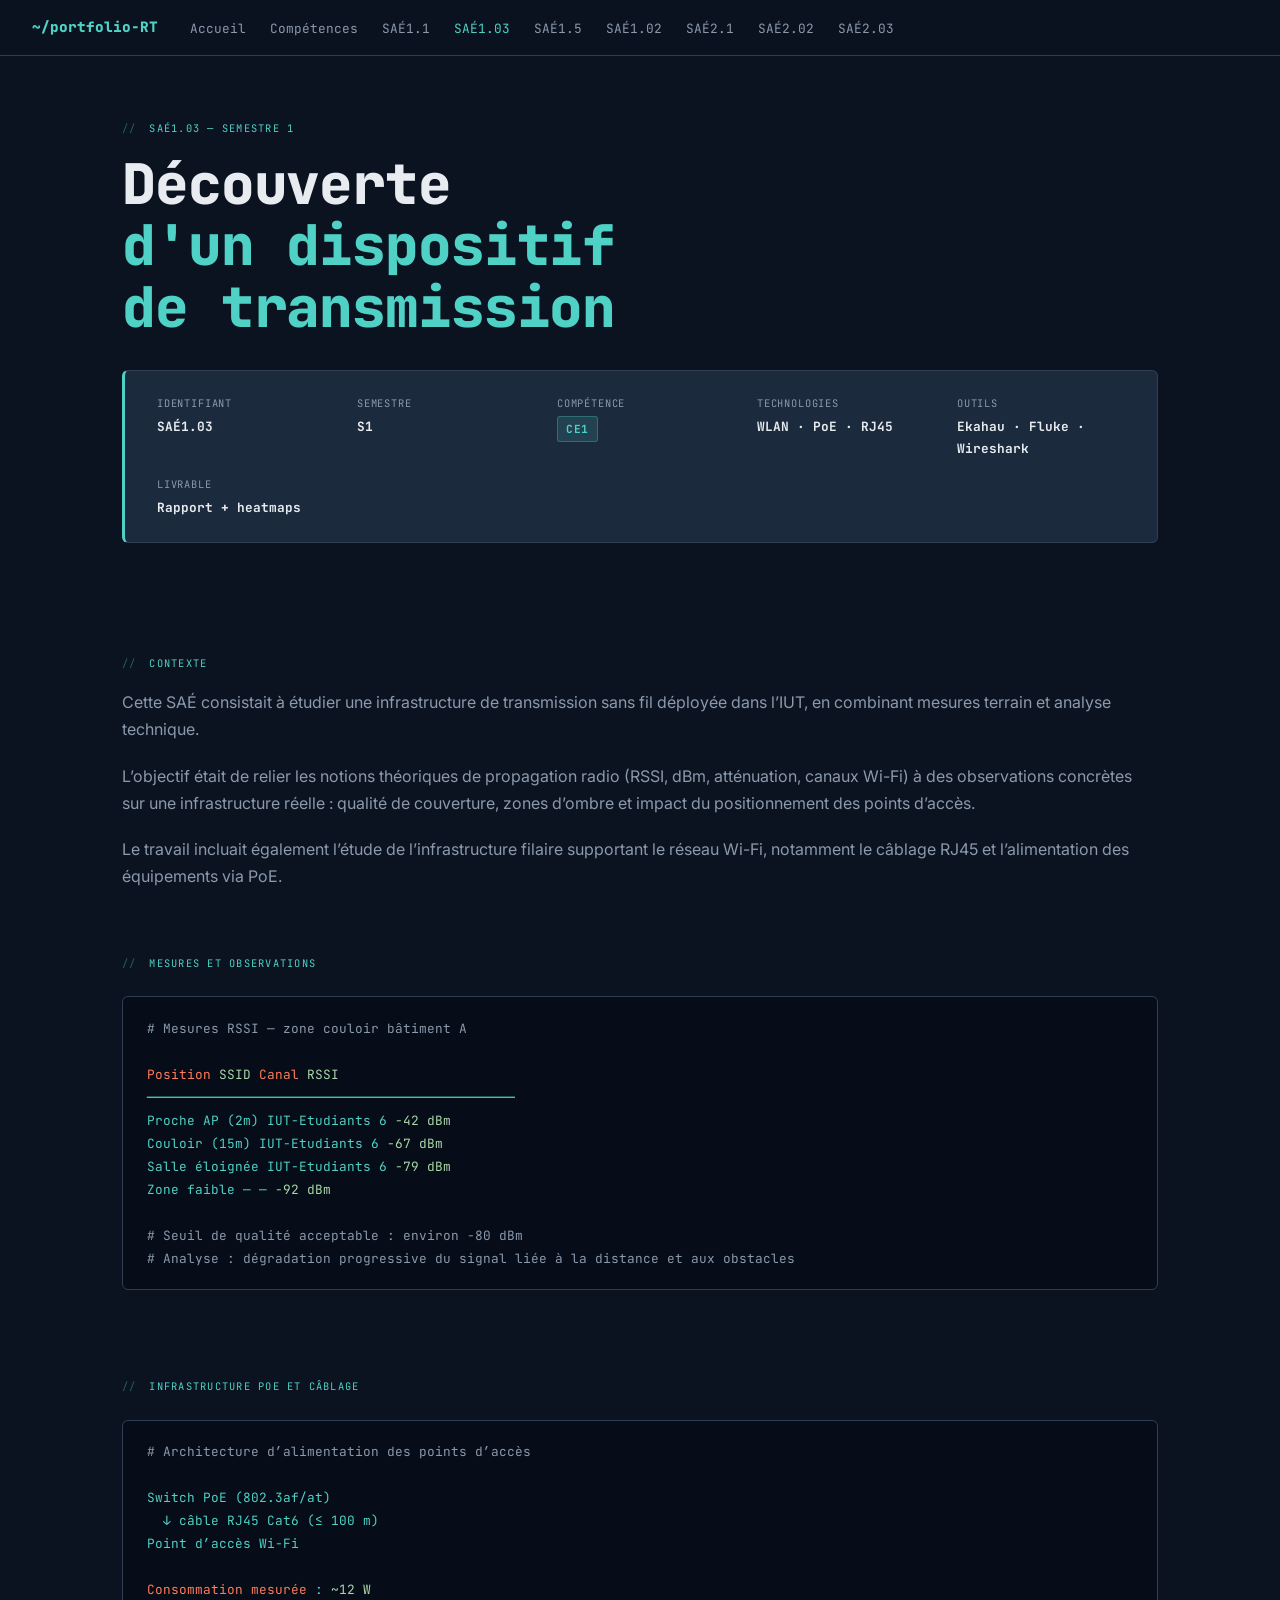
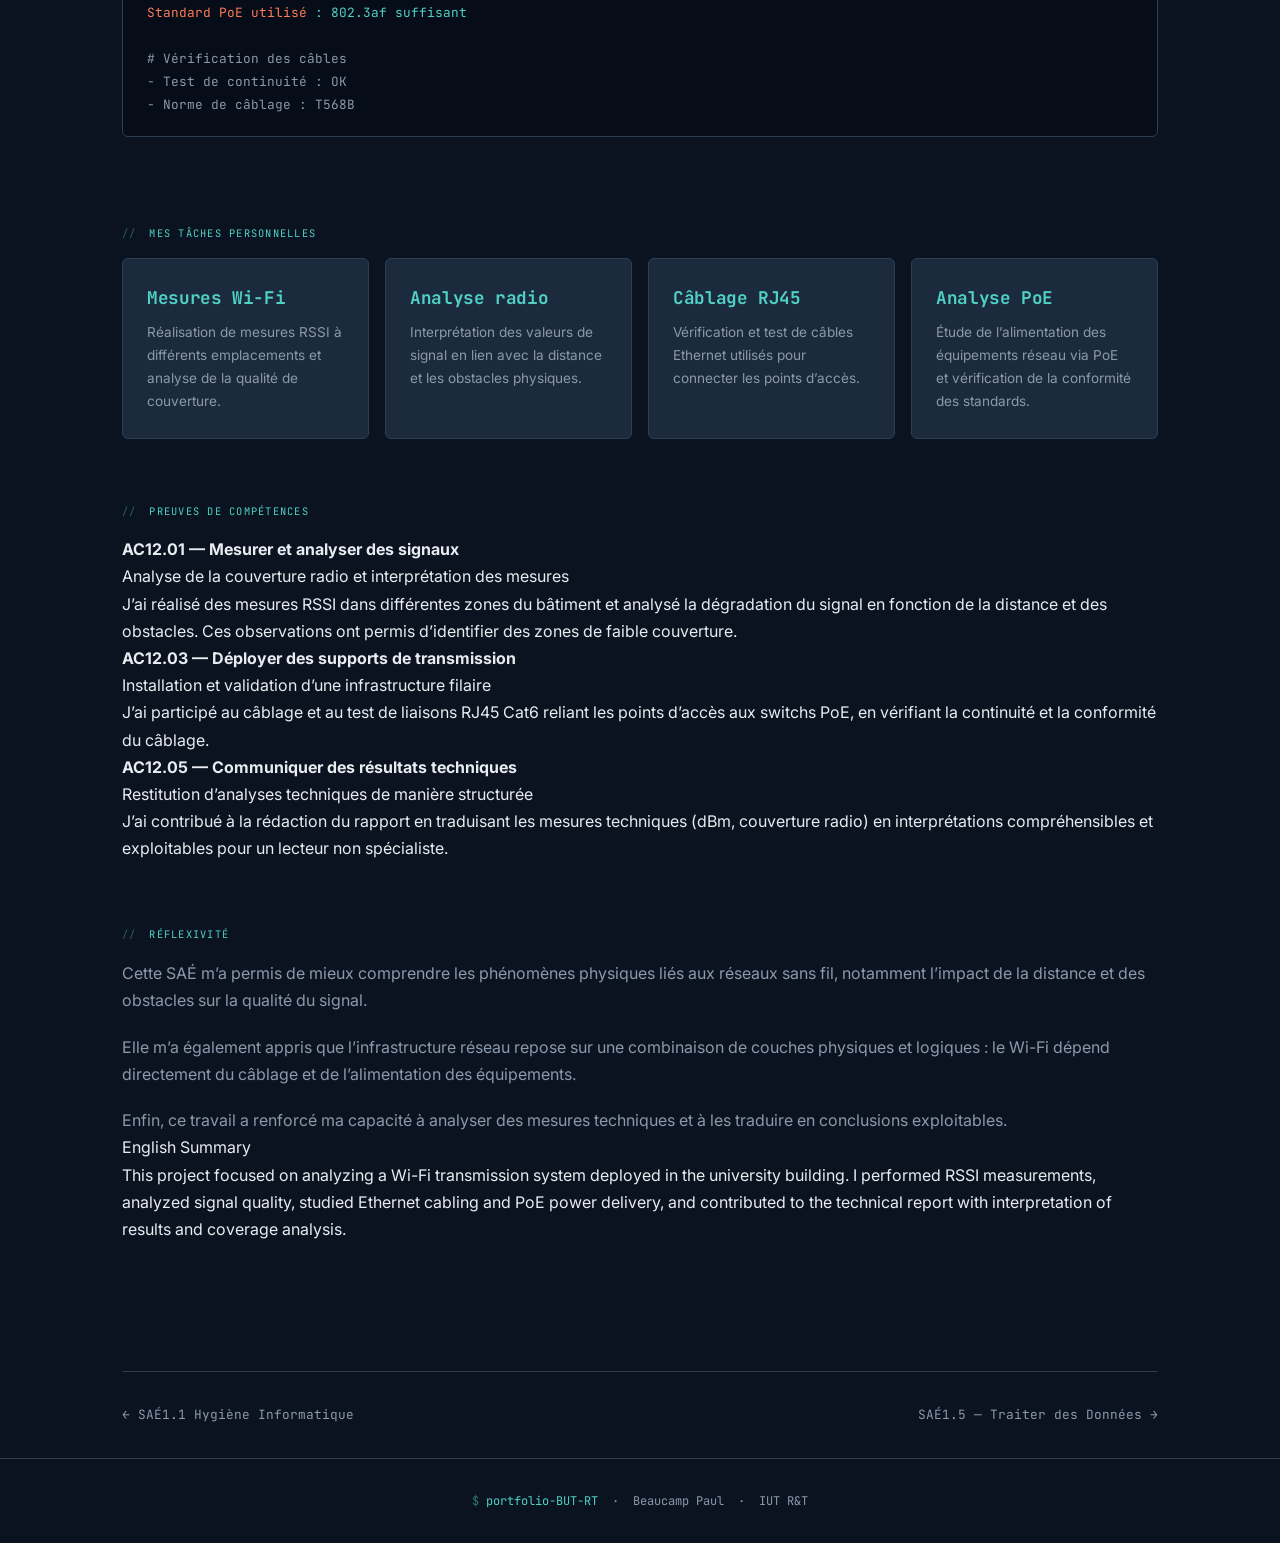
<file: sae103.html>
<!DOCTYPE html>
<html lang="fr">
<head>
  <meta charset="UTF-8">
  <meta name="viewport" content="width=device-width, initial-scale=1.0">
  <title>SAÉ1.03 — Découverte d'un dispositif de transmission</title>
  <link rel="stylesheet" href="style.css">
</head>
<body>

<nav>
  <span class="nav-logo">~/portfolio-RT</span>
  <ul class="nav-links">
    <li><a href="index.html">Accueil</a></li>
    <li><a href="competences.html">Compétences</a></li>
    <li><a href="sae11.html">SAÉ1.1</a></li>
    <li><a href="sae103.html" class="active">SAÉ1.03</a></li>
    <li><a href="sae15.html">SAÉ1.5</a></li>
    <li><a href="sae102.html">SAÉ1.02</a></li>
    <li><a href="sae21.html">SAÉ2.1</a></li>
    <li><a href="sae202.html">SAÉ2.02</a></li>
    <li><a href="atc.html">SAÉ2.03</a></li>
  </ul>
</nav>

<main>
  <div class="container">
    <section>
      <div class="section-label">SAÉ1.03 — Semestre 1</div>
      <h1>Découverte<br><span style="color:var(--accent)">d'un dispositif<br>de transmission</span></h1>

      <dl class="tech-sheet" style="margin-top:2rem">
        <div>
          <dt>Identifiant</dt>
          <dd>SAÉ1.03</dd>
        </div>
        <div>
          <dt>Semestre</dt>
          <dd>S1</dd>
        </div>
        <div>
          <dt>Compétence</dt>
          <dd><span class="tag tag-rt1">CE1</span></dd>
        </div>
        <div>
          <dt>Technologies</dt>
          <dd>WLAN · PoE · RJ45</dd>
        </div>
        <div>
          <dt>Outils</dt>
          <dd>Ekahau · Fluke · Wireshark</dd>
        </div>
        <div>
          <dt>Livrable</dt>
          <dd>Rapport + heatmaps</dd>
        </div>
      </dl>
    </section>

    <section style="padding-top:0">
      <div class="section-label">Contexte</div>
      <div class="prose">
        <p>
          Cette SAÉ consistait à étudier une infrastructure de transmission sans fil déployée dans l’IUT,
          en combinant mesures terrain et analyse technique.
        </p>

        <p>
          L’objectif était de relier les notions théoriques de propagation radio (RSSI, dBm, atténuation,
          canaux Wi-Fi) à des observations concrètes sur une infrastructure réelle : qualité de couverture,
          zones d’ombre et impact du positionnement des points d’accès.
        </p>

        <p>
          Le travail incluait également l’étude de l’infrastructure filaire supportant le réseau Wi-Fi,
          notamment le câblage RJ45 et l’alimentation des équipements via PoE.
        </p>
      </div>
    </section>

    <section style="padding-top:0">
      <div class="section-label">Mesures et observations</div>

      <div class="code-block">
        <span class="comment"># Mesures RSSI — zone couloir bâtiment A</span><br><br>

        <span class="key">Position</span>      <span class="val">SSID</span>            <span class="key">Canal</span>  <span class="val">RSSI</span><br>
        ──────────────────────────────────────────────<br>

        Proche AP (2m)     IUT-Etudiants     6       <span class="val">-42 dBm</span><br>
        Couloir (15m)      IUT-Etudiants     6       <span class="val">-67 dBm</span><br>
        Salle éloignée     IUT-Etudiants     6       <span class="val">-79 dBm</span><br>
        Zone faible        —                 —       <span class="val">-92 dBm</span><br><br>

        <span class="comment"># Seuil de qualité acceptable : environ -80 dBm</span><br>
        <span class="comment"># Analyse : dégradation progressive du signal liée à la distance et aux obstacles</span>
      </div>
    </section>

    <section style="padding-top:0">
      <div class="section-label">Infrastructure PoE et câblage</div>

      <div class="code-block">
        <span class="comment"># Architecture d’alimentation des points d’accès</span><br><br>

        Switch PoE (802.3af/at)<br>
        &nbsp;&nbsp;↓ câble RJ45 Cat6 (≤ 100 m)<br>
        Point d’accès Wi-Fi<br><br>

        <span class="key">Consommation mesurée</span> : <span class="val">~12 W</span><br>
        <span class="key">Standard PoE utilisé</span> : 802.3af suffisant<br><br>

        <span class="comment"># Vérification des câbles</span><br>
        <span class="comment">- Test de continuité : OK</span><br>
        <span class="comment">- Norme de câblage : T568B</span><br>
      </div>
    </section>

    <section style="padding-top:0">
      <div class="section-label">Mes tâches personnelles</div>

      <div style="display:grid;grid-template-columns:repeat(auto-fit,minmax(220px,1fr));gap:1rem">

        <div class="card">
          <h3 style="margin-bottom:.5rem">Mesures Wi-Fi</h3>
          <p style="color:var(--muted);font-size:.85rem">
            Réalisation de mesures RSSI à différents emplacements et analyse de la qualité de couverture.
          </p>
        </div>

        <div class="card">
          <h3 style="margin-bottom:.5rem">Analyse radio</h3>
          <p style="color:var(--muted);font-size:.85rem">
            Interprétation des valeurs de signal en lien avec la distance et les obstacles physiques.
          </p>
        </div>

        <div class="card">
          <h3 style="margin-bottom:.5rem">Câblage RJ45</h3>
          <p style="color:var(--muted);font-size:.85rem">
            Vérification et test de câbles Ethernet utilisés pour connecter les points d’accès.
          </p>
        </div>

        <div class="card">
          <h3 style="margin-bottom:.5rem">Analyse PoE</h3>
          <p style="color:var(--muted);font-size:.85rem">
            Étude de l’alimentation des équipements réseau via PoE et vérification de la conformité des standards.
          </p>
        </div>

      </div>
    </section>

    <section style="padding-top:0">
      <div class="section-label">Preuves de compétences</div>

      <div class="proof-block">
        <h4>AC12.01 — Mesurer et analyser des signaux</h4>
        <div class="ce">Analyse de la couverture radio et interprétation des mesures</div>
        <p>
          J’ai réalisé des mesures RSSI dans différentes zones du bâtiment et analysé la dégradation du signal
          en fonction de la distance et des obstacles. Ces observations ont permis d’identifier des zones de faible couverture.
        </p>
      </div>

      <div class="proof-block">
        <h4>AC12.03 — Déployer des supports de transmission</h4>
        <div class="ce">Installation et validation d’une infrastructure filaire</div>
        <p>
          J’ai participé au câblage et au test de liaisons RJ45 Cat6 reliant les points d’accès aux switchs PoE,
          en vérifiant la continuité et la conformité du câblage.
        </p>
      </div>

      <div class="proof-block">
        <h4>AC12.05 — Communiquer des résultats techniques</h4>
        <div class="ce">Restitution d’analyses techniques de manière structurée</div>
        <p>
          J’ai contribué à la rédaction du rapport en traduisant les mesures techniques (dBm, couverture radio)
          en interprétations compréhensibles et exploitables pour un lecteur non spécialiste.
        </p>
      </div>
    </section>

    <section style="padding-top:0">
      <div class="section-label">Réflexivité</div>
      <div class="prose">
        <p>
          Cette SAÉ m’a permis de mieux comprendre les phénomènes physiques liés aux réseaux sans fil,
          notamment l’impact de la distance et des obstacles sur la qualité du signal.
        </p>

        <p>
          Elle m’a également appris que l’infrastructure réseau repose sur une combinaison de couches physiques
          et logiques : le Wi-Fi dépend directement du câblage et de l’alimentation des équipements.
        </p>

        <p>
          Enfin, ce travail a renforcé ma capacité à analyser des mesures techniques et à les traduire en conclusions exploitables.
        </p>
      </div>

      <div class="en-summary">
        <div class="en-label">English Summary</div>
        <p>
          This project focused on analyzing a Wi-Fi transmission system deployed in the university building.
          I performed RSSI measurements, analyzed signal quality, studied Ethernet cabling and PoE power delivery,
          and contributed to the technical report with interpretation of results and coverage analysis.
        </p>
      </div>
    </section>

    <div class="page-nav">
      <a href="sae11.html">← SAÉ1.1 Hygiène Informatique</a>
      <a href="sae15.html" class="next">SAÉ1.5 — Traiter des Données →</a>
    </div>
  </div>
</main>

<footer>
  <span class="prompt">portfolio-BUT-RT</span> &nbsp;·&nbsp; Beaucamp Paul &nbsp;·&nbsp; IUT R&T
</footer>

</body>
</html>
</file>
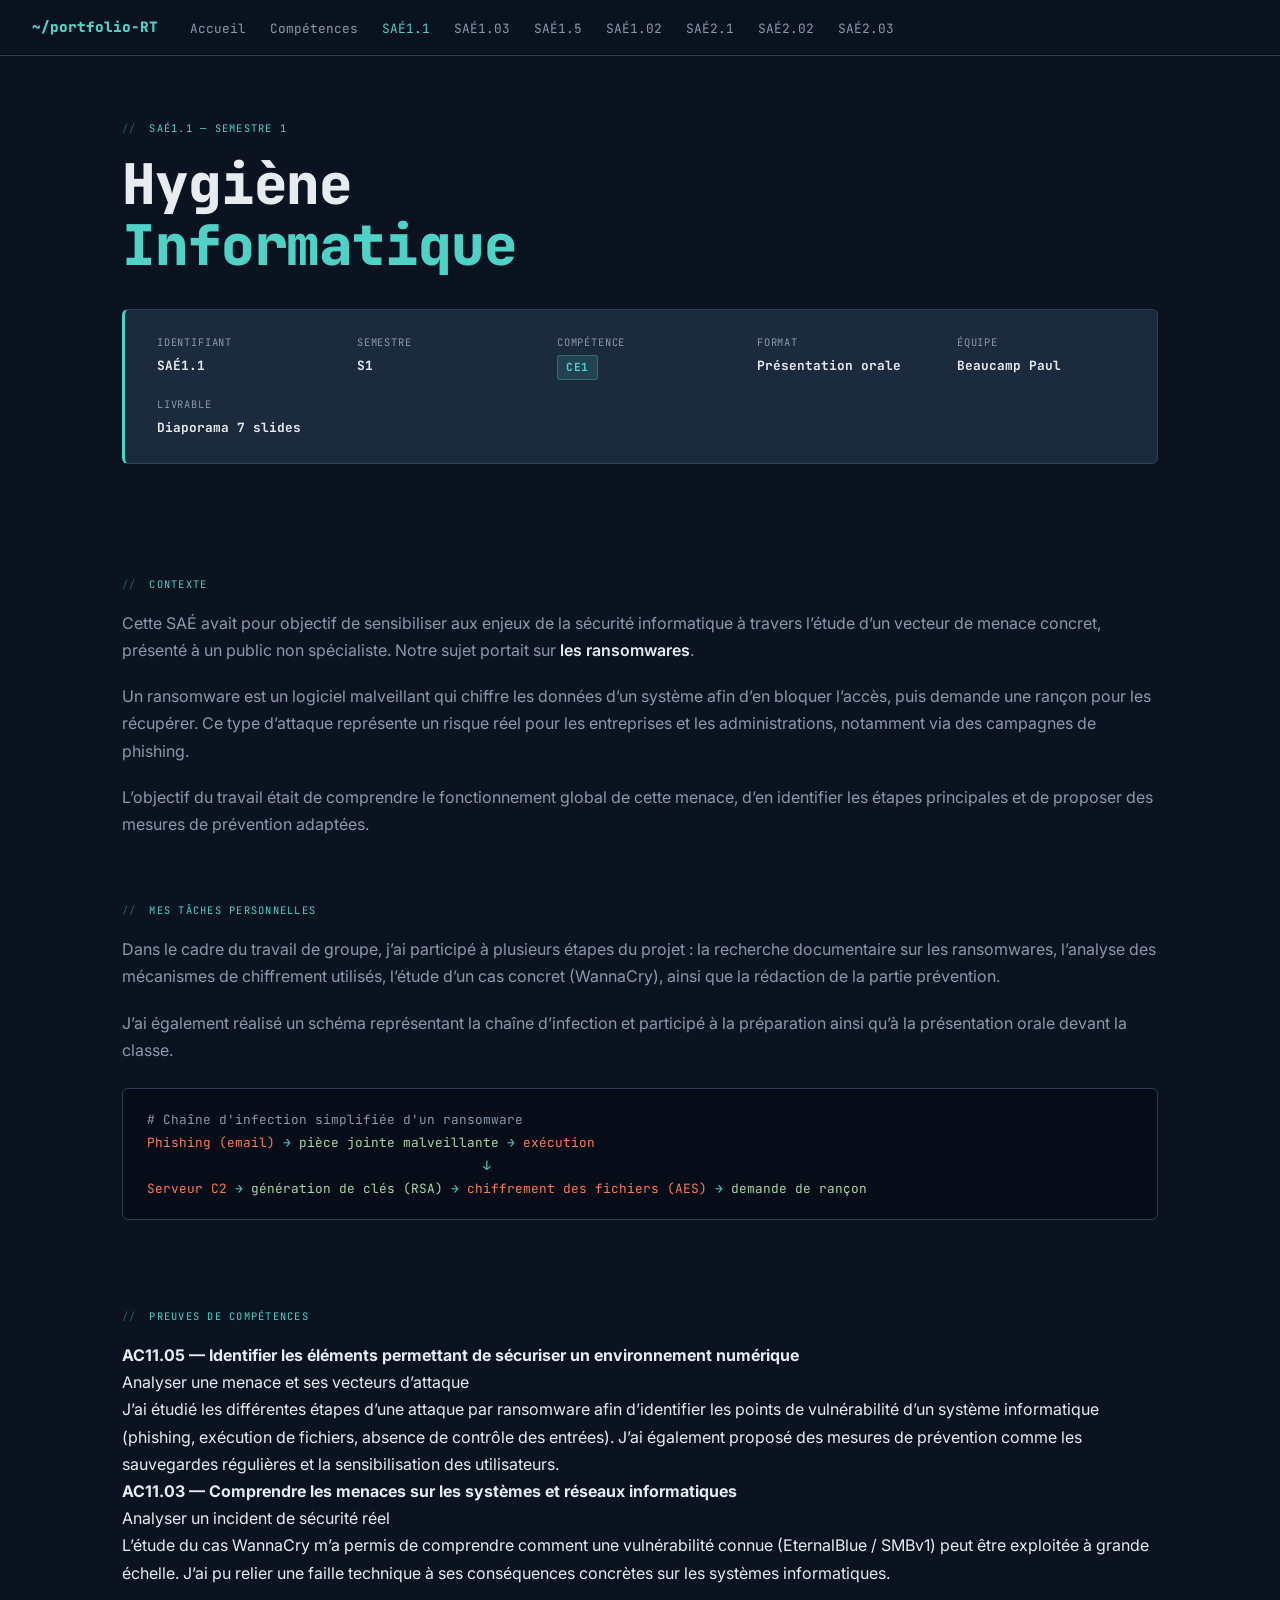
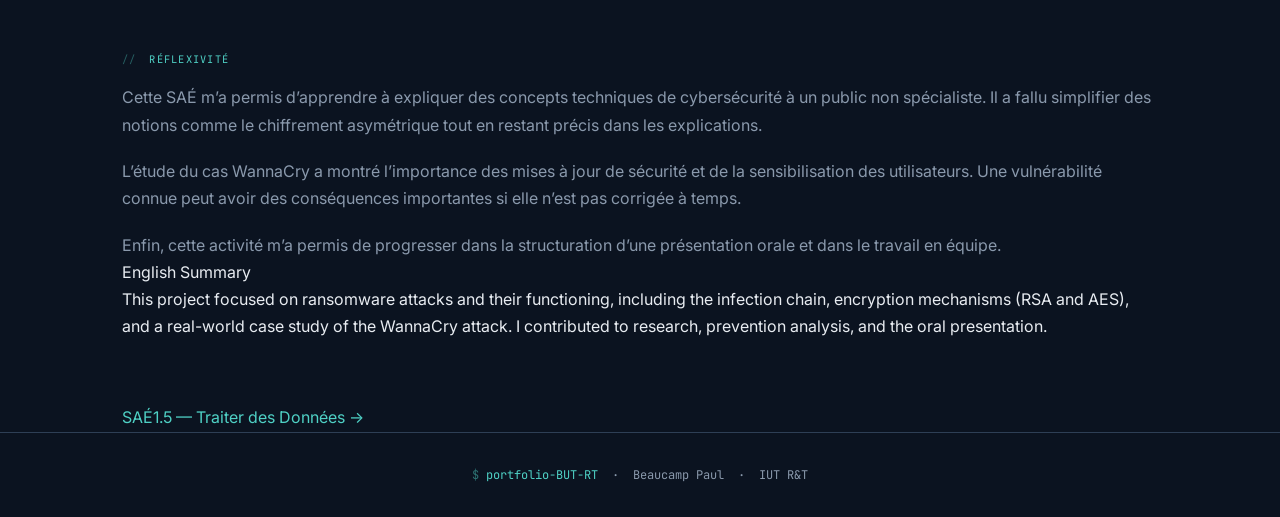
<file: sae11.html>
<!DOCTYPE html>
<html lang="fr">
<head>
  <meta charset="UTF-8">
  <meta name="viewport" content="width=device-width, initial-scale=1.0">
  <title>SAÉ1.1 — Hygiène Informatique</title>
  <link rel="stylesheet" href="style.css">
</head>
<body>

<nav>
  <span class="nav-logo">~/portfolio-RT</span>
  <ul class="nav-links">
    <li><a href="index.html">Accueil</a></li>
    <li><a href="competences.html">Compétences</a></li>
    <li><a href="sae11.html" class="active">SAÉ1.1</a></li>
    <li><a href="sae103.html">SAÉ1.03</a></li>
    <li><a href="sae15.html">SAÉ1.5</a></li>
    <li><a href="sae102.html">SAÉ1.02</a></li>
    <li><a href="sae21.html">SAÉ2.1</a></li>
    <li><a href="sae202.html">SAÉ2.02</a></li>
    <li><a href="atc.html">SAÉ2.03</a></li>
  </ul>
</nav>

<main>
  <div class="container">
    <section>
      <div class="section-label">SAÉ1.1 — Semestre 1</div>
      <h1>Hygiène<br><span style="color:var(--accent)">Informatique</span></h1>

      <dl class="tech-sheet" style="margin-top:2rem">
        <div>
          <dt>Identifiant</dt>
          <dd>SAÉ1.1</dd>
        </div>
        <div>
          <dt>Semestre</dt>
          <dd>S1</dd>
        </div>
        <div>
          <dt>Compétence</dt>
          <dd><span class="tag tag-rt1">CE1</span></dd>
        </div>
        <div>
          <dt>Format</dt>
          <dd>Présentation orale</dd>
        </div>
        <div>
          <dt>Équipe</dt>
          <dd>Beaucamp Paul</dd>
        </div>
        <div>
          <dt>Livrable</dt>
          <dd>Diaporama 7 slides</dd>
        </div>
      </dl>
    </section>

    <section style="padding-top:0">
      <div class="section-label">Contexte</div>
      <div class="prose">
        <p>
          Cette SAÉ avait pour objectif de sensibiliser aux enjeux de la sécurité informatique
          à travers l’étude d’un vecteur de menace concret, présenté à un public non spécialiste.
          Notre sujet portait sur <strong>les ransomwares</strong>.
        </p>

        <p>
          Un ransomware est un logiciel malveillant qui chiffre les données d’un système afin d’en bloquer
          l’accès, puis demande une rançon pour les récupérer. Ce type d’attaque représente un risque réel
          pour les entreprises et les administrations, notamment via des campagnes de phishing.
        </p>

        <p>
          L’objectif du travail était de comprendre le fonctionnement global de cette menace, d’en identifier
          les étapes principales et de proposer des mesures de prévention adaptées.
        </p>
      </div>
    </section>

    <section style="padding-top:0">
      <div class="section-label">Mes tâches personnelles</div>
      <div class="prose">
        <p>
          Dans le cadre du travail de groupe, j’ai participé à plusieurs étapes du projet :
          la recherche documentaire sur les ransomwares, l’analyse des mécanismes de chiffrement utilisés,
          l’étude d’un cas concret (WannaCry), ainsi que la rédaction de la partie prévention.
        </p>

        <p>
          J’ai également réalisé un schéma représentant la chaîne d’infection et participé à la
          préparation ainsi qu’à la présentation orale devant la classe.
        </p>
      </div>

      <div class="code-block">
        <span class="comment"># Chaîne d'infection simplifiée d'un ransomware</span><br>
        <span class="key">Phishing (email)</span> → <span class="val">pièce jointe malveillante</span> → <span class="key">exécution</span><br>
        &nbsp;&nbsp;&nbsp;&nbsp;&nbsp;&nbsp;&nbsp;&nbsp;&nbsp;&nbsp;&nbsp;&nbsp;&nbsp;&nbsp;&nbsp;&nbsp;&nbsp;&nbsp;&nbsp;&nbsp;&nbsp;&nbsp;&nbsp;&nbsp;&nbsp;&nbsp;&nbsp;&nbsp;&nbsp;&nbsp;&nbsp;&nbsp;&nbsp;&nbsp;&nbsp;&nbsp;&nbsp;&nbsp;&nbsp;&nbsp;&nbsp;&nbsp;↓<br>
        <span class="key">Serveur C2</span> → <span class="val">génération de clés (RSA)</span> → <span class="key">chiffrement des fichiers (AES)</span> → <span class="val">demande de rançon</span>
      </div>
    </section>

    <section style="padding-top:0">
      <div class="section-label">Preuves de compétences</div>

      <div class="proof-block">
        <h4>AC11.05 — Identifier les éléments permettant de sécuriser un environnement numérique</h4>
        <div class="ce">Analyser une menace et ses vecteurs d’attaque</div>
        <p>
          J’ai étudié les différentes étapes d’une attaque par ransomware afin d’identifier les points de vulnérabilité
          d’un système informatique (phishing, exécution de fichiers, absence de contrôle des entrées).
          J’ai également proposé des mesures de prévention comme les sauvegardes régulières et la sensibilisation des utilisateurs.
        </p>
      </div>

      <div class="proof-block">
        <h4>AC11.03 — Comprendre les menaces sur les systèmes et réseaux informatiques</h4>
        <div class="ce">Analyser un incident de sécurité réel</div>
        <p>
          L’étude du cas WannaCry m’a permis de comprendre comment une vulnérabilité connue (EternalBlue / SMBv1)
          peut être exploitée à grande échelle. J’ai pu relier une faille technique à ses conséquences concrètes
          sur les systèmes informatiques.
        </p>
      </div>
    </section>

    <section style="padding-top:0">
      <div class="section-label">Réflexivité</div>
      <div class="prose">
        <p>
          Cette SAÉ m’a permis d’apprendre à expliquer des concepts techniques de cybersécurité à un public non spécialiste.
          Il a fallu simplifier des notions comme le chiffrement asymétrique tout en restant précis dans les explications.
        </p>

        <p>
          L’étude du cas WannaCry a montré l’importance des mises à jour de sécurité et de la sensibilisation des utilisateurs.
          Une vulnérabilité connue peut avoir des conséquences importantes si elle n’est pas corrigée à temps.
        </p>

        <p>
          Enfin, cette activité m’a permis de progresser dans la structuration d’une présentation orale et dans le travail en équipe.
        </p>
      </div>

      <div class="en-summary">
        <div class="en-label">English Summary</div>
        <p>
          This project focused on ransomware attacks and their functioning, including the infection chain,
          encryption mechanisms (RSA and AES), and a real-world case study of the WannaCry attack.
          I contributed to research, prevention analysis, and the oral presentation.
        </p>
      </div>
    </section>

    <a href="sae15.html" class="next">SAÉ1.5 — Traiter des Données →</a>
  </div>
</main>

<footer>
  <span class="prompt">portfolio-BUT-RT</span> &nbsp;·&nbsp; Beaucamp Paul &nbsp;·&nbsp; IUT R&T
</footer>

</body>
</html>
</file>
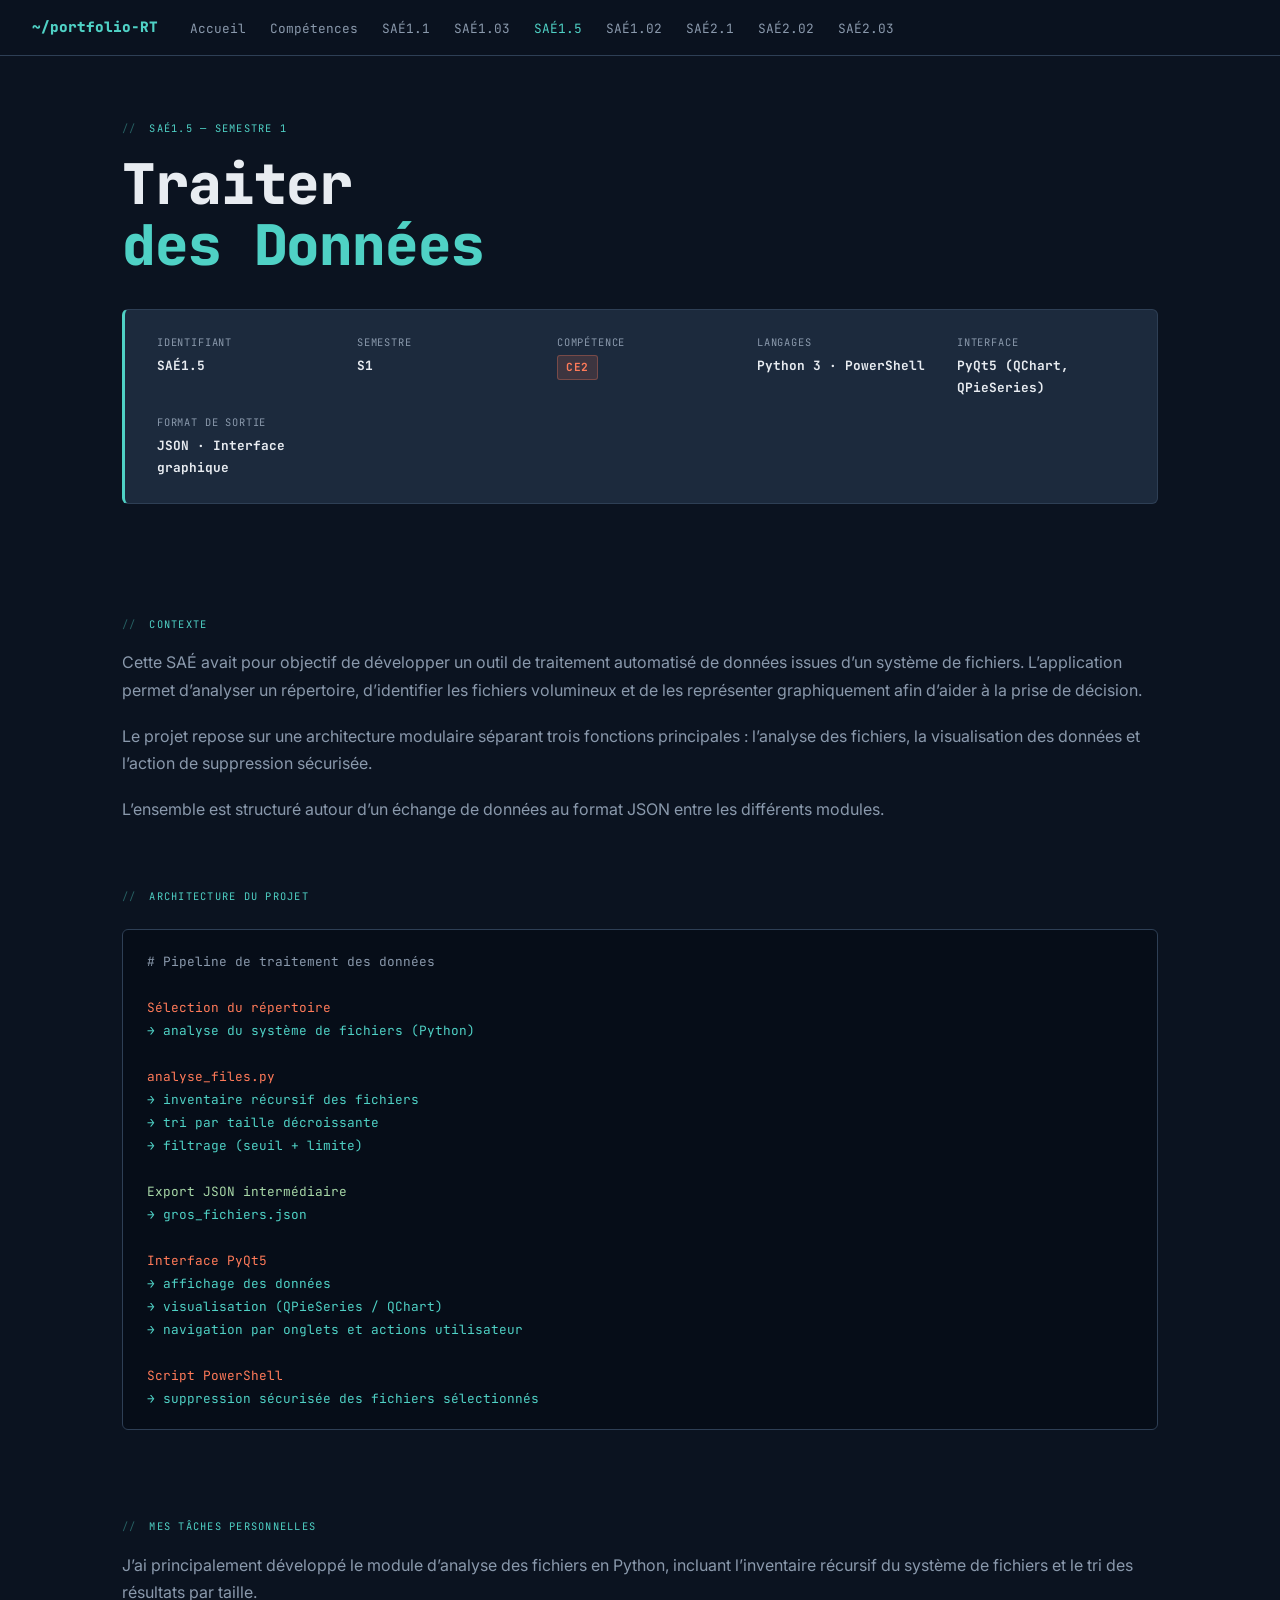
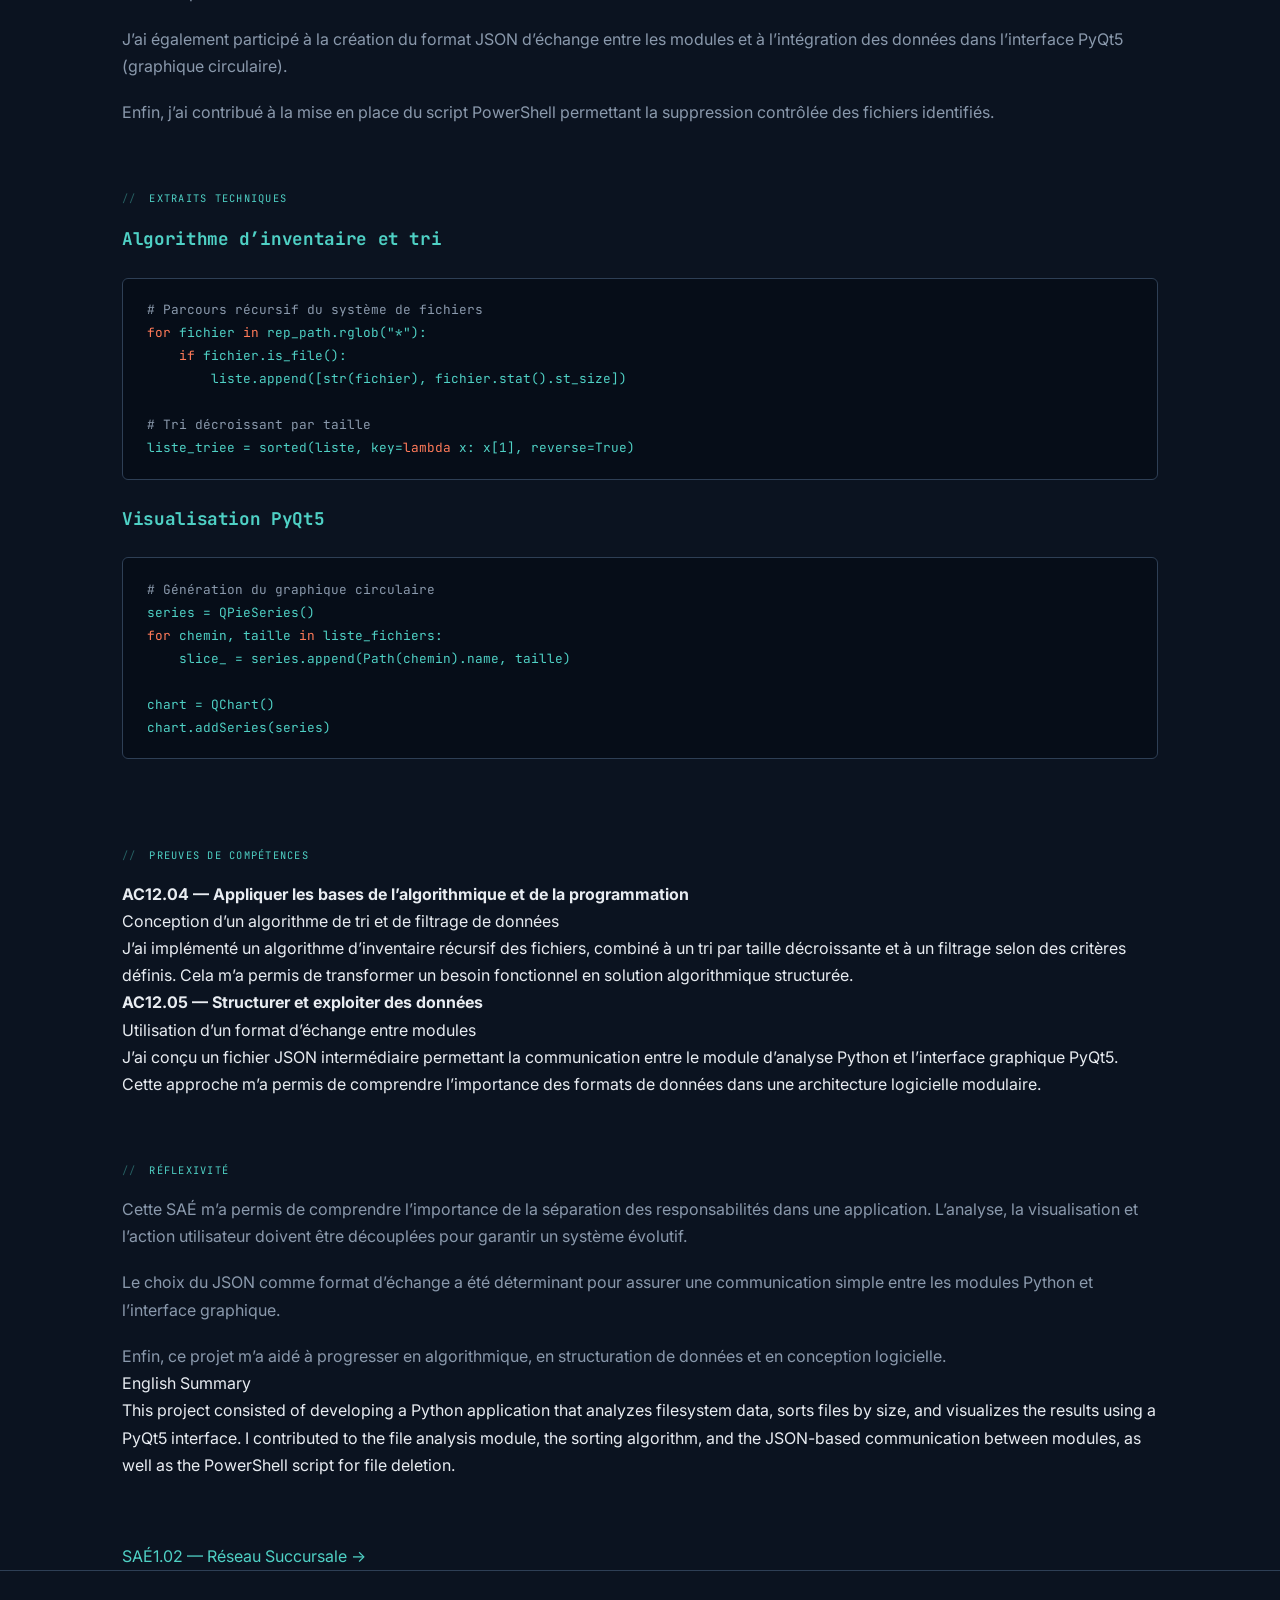
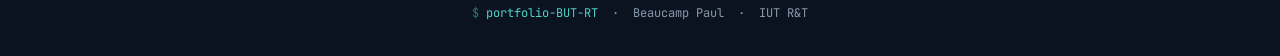
<file: sae15.html>
<!DOCTYPE html>
<html lang="fr">
<head>
  <meta charset="UTF-8">
  <meta name="viewport" content="width=device-width, initial-scale=1.0">
  <title>SAÉ1.5 — Traiter des Données</title>
  <link rel="stylesheet" href="style.css">
</head>
<body>

<nav>
  <span class="nav-logo">~/portfolio-RT</span>
  <ul class="nav-links">
    <li><a href="index.html">Accueil</a></li>
    <li><a href="competences.html">Compétences</a></li>
    <li><a href="sae11.html">SAÉ1.1</a></li>
    <li><a href="sae103.html">SAÉ1.03</a></li>
    <li><a href="sae15.html" class="active">SAÉ1.5</a></li>
    <li><a href="sae102.html">SAÉ1.02</a></li>
    <li><a href="sae21.html">SAÉ2.1</a></li>
    <li><a href="sae202.html">SAÉ2.02</a></li>
    <li><a href="atc.html">SAÉ2.03</a></li>
  </ul>
</nav>

<main>
  <div class="container">
    <section>
      <div class="section-label">SAÉ1.5 — Semestre 1</div>
      <h1>Traiter<br><span style="color:var(--accent)">des Données</span></h1>

      <dl class="tech-sheet" style="margin-top:2rem">
        <div>
          <dt>Identifiant</dt>
          <dd>SAÉ1.5</dd>
        </div>
        <div>
          <dt>Semestre</dt>
          <dd>S1</dd>
        </div>
        <div>
          <dt>Compétence</dt>
          <dd><span class="tag tag-rt2">CE2</span></dd>
        </div>
        <div>
          <dt>Langages</dt>
          <dd>Python 3 · PowerShell</dd>
        </div>
        <div>
          <dt>Interface</dt>
          <dd>PyQt5 (QChart, QPieSeries)</dd>
        </div>
        <div>
          <dt>Format de sortie</dt>
          <dd>JSON · Interface graphique</dd>
        </div>
      </dl>
    </section>

    <section style="padding-top:0">
      <div class="section-label">Contexte</div>
      <div class="prose">
        <p>
          Cette SAÉ avait pour objectif de développer un outil de traitement automatisé de données
          issues d’un système de fichiers. L’application permet d’analyser un répertoire, d’identifier
          les fichiers volumineux et de les représenter graphiquement afin d’aider à la prise de décision.
        </p>

        <p>
          Le projet repose sur une architecture modulaire séparant trois fonctions principales :
          l’analyse des fichiers, la visualisation des données et l’action de suppression sécurisée.
        </p>

        <p>
          L’ensemble est structuré autour d’un échange de données au format JSON entre les différents modules.
        </p>
      </div>
    </section>

    <section style="padding-top:0">
      <div class="section-label">Architecture du projet</div>

      <div class="code-block">
        <span class="comment"># Pipeline de traitement des données</span><br><br>

        <span class="key">Sélection du répertoire</span><br>
        → analyse du système de fichiers (Python)<br><br>

        <span class="key">analyse_files.py</span><br>
        → inventaire récursif des fichiers<br>
        → tri par taille décroissante<br>
        → filtrage (seuil + limite)<br><br>

        <span class="val">Export JSON intermédiaire</span><br>
        → gros_fichiers.json<br><br>

        <span class="key">Interface PyQt5</span><br>
        → affichage des données<br>
        → visualisation (QPieSeries / QChart)<br>
        → navigation par onglets et actions utilisateur<br><br>

        <span class="key">Script PowerShell</span><br>
        → suppression sécurisée des fichiers sélectionnés
      </div>
    </section>

    <section style="padding-top:0">
      <div class="section-label">Mes tâches personnelles</div>

      <div class="prose">
        <p>
          J’ai principalement développé le module d’analyse des fichiers en Python, incluant
          l’inventaire récursif du système de fichiers et le tri des résultats par taille.
        </p>

        <p>
          J’ai également participé à la création du format JSON d’échange entre les modules
          et à l’intégration des données dans l’interface PyQt5 (graphique circulaire).
        </p>

        <p>
          Enfin, j’ai contribué à la mise en place du script PowerShell permettant la suppression
          contrôlée des fichiers identifiés.
        </p>
      </div>
    </section>

    <section style="padding-top:0">
      <div class="section-label">Extraits techniques</div>

      <h3 style="margin-bottom:.8rem">Algorithme d’inventaire et tri</h3>
      <div class="code-block">
        <span class="comment"># Parcours récursif du système de fichiers</span><br>
        <span class="key">for</span> fichier <span class="key">in</span> rep_path.rglob("*"):<br>
        &nbsp;&nbsp;&nbsp;&nbsp;<span class="key">if</span> fichier.is_file():<br>
        &nbsp;&nbsp;&nbsp;&nbsp;&nbsp;&nbsp;&nbsp;&nbsp;liste.append([str(fichier), fichier.stat().st_size])<br><br>

        <span class="comment"># Tri décroissant par taille</span><br>
        liste_triee = sorted(liste, key=<span class="key">lambda</span> x: x[1], reverse=True)
      </div>

      <h3 style="margin-bottom:.8rem;margin-top:1.5rem">Visualisation PyQt5</h3>
      <div class="code-block">
        <span class="comment"># Génération du graphique circulaire</span><br>
        series = QPieSeries()<br>
        <span class="key">for</span> chemin, taille <span class="key">in</span> liste_fichiers:<br>
        &nbsp;&nbsp;&nbsp;&nbsp;slice_ = series.append(Path(chemin).name, taille)<br><br>

        chart = QChart()<br>
        chart.addSeries(series)
      </div>
    </section>

    <section style="padding-top:0">
      <div class="section-label">Preuves de compétences</div>

      <div class="proof-block">
        <h4>AC12.04 — Appliquer les bases de l’algorithmique et de la programmation</h4>
        <div class="ce">Conception d’un algorithme de tri et de filtrage de données</div>
        <p>
          J’ai implémenté un algorithme d’inventaire récursif des fichiers, combiné à un tri par taille
          décroissante et à un filtrage selon des critères définis. Cela m’a permis de transformer un
          besoin fonctionnel en solution algorithmique structurée.
        </p>
      </div>

      <div class="proof-block">
        <h4>AC12.05 — Structurer et exploiter des données</h4>
        <div class="ce">Utilisation d’un format d’échange entre modules</div>
        <p>
          J’ai conçu un fichier JSON intermédiaire permettant la communication entre le module d’analyse
          Python et l’interface graphique PyQt5. Cette approche m’a permis de comprendre l’importance
          des formats de données dans une architecture logicielle modulaire.
        </p>
      </div>
    </section>

    <section style="padding-top:0">
      <div class="section-label">Réflexivité</div>
      <div class="prose">
        <p>
          Cette SAÉ m’a permis de comprendre l’importance de la séparation des responsabilités dans une application.
          L’analyse, la visualisation et l’action utilisateur doivent être découplées pour garantir un système évolutif.
        </p>

        <p>
          Le choix du JSON comme format d’échange a été déterminant pour assurer une communication simple
          entre les modules Python et l’interface graphique.
        </p>

        <p>
          Enfin, ce projet m’a aidé à progresser en algorithmique, en structuration de données et en conception logicielle.
        </p>
      </div>

      <div class="en-summary">
        <div class="en-label">English Summary</div>
        <p>
          This project consisted of developing a Python application that analyzes filesystem data,
          sorts files by size, and visualizes the results using a PyQt5 interface. I contributed
          to the file analysis module, the sorting algorithm, and the JSON-based communication
          between modules, as well as the PowerShell script for file deletion.
        </p>
      </div>
    </section>

    <a href="sae102.html" class="next">SAÉ1.02 — Réseau Succursale →</a>
  </div>
</main>

<footer>
  <span class="prompt">portfolio-BUT-RT</span> &nbsp;·&nbsp; Beaucamp Paul &nbsp;·&nbsp; IUT R&T
</footer>

</body>
</html>
</file>
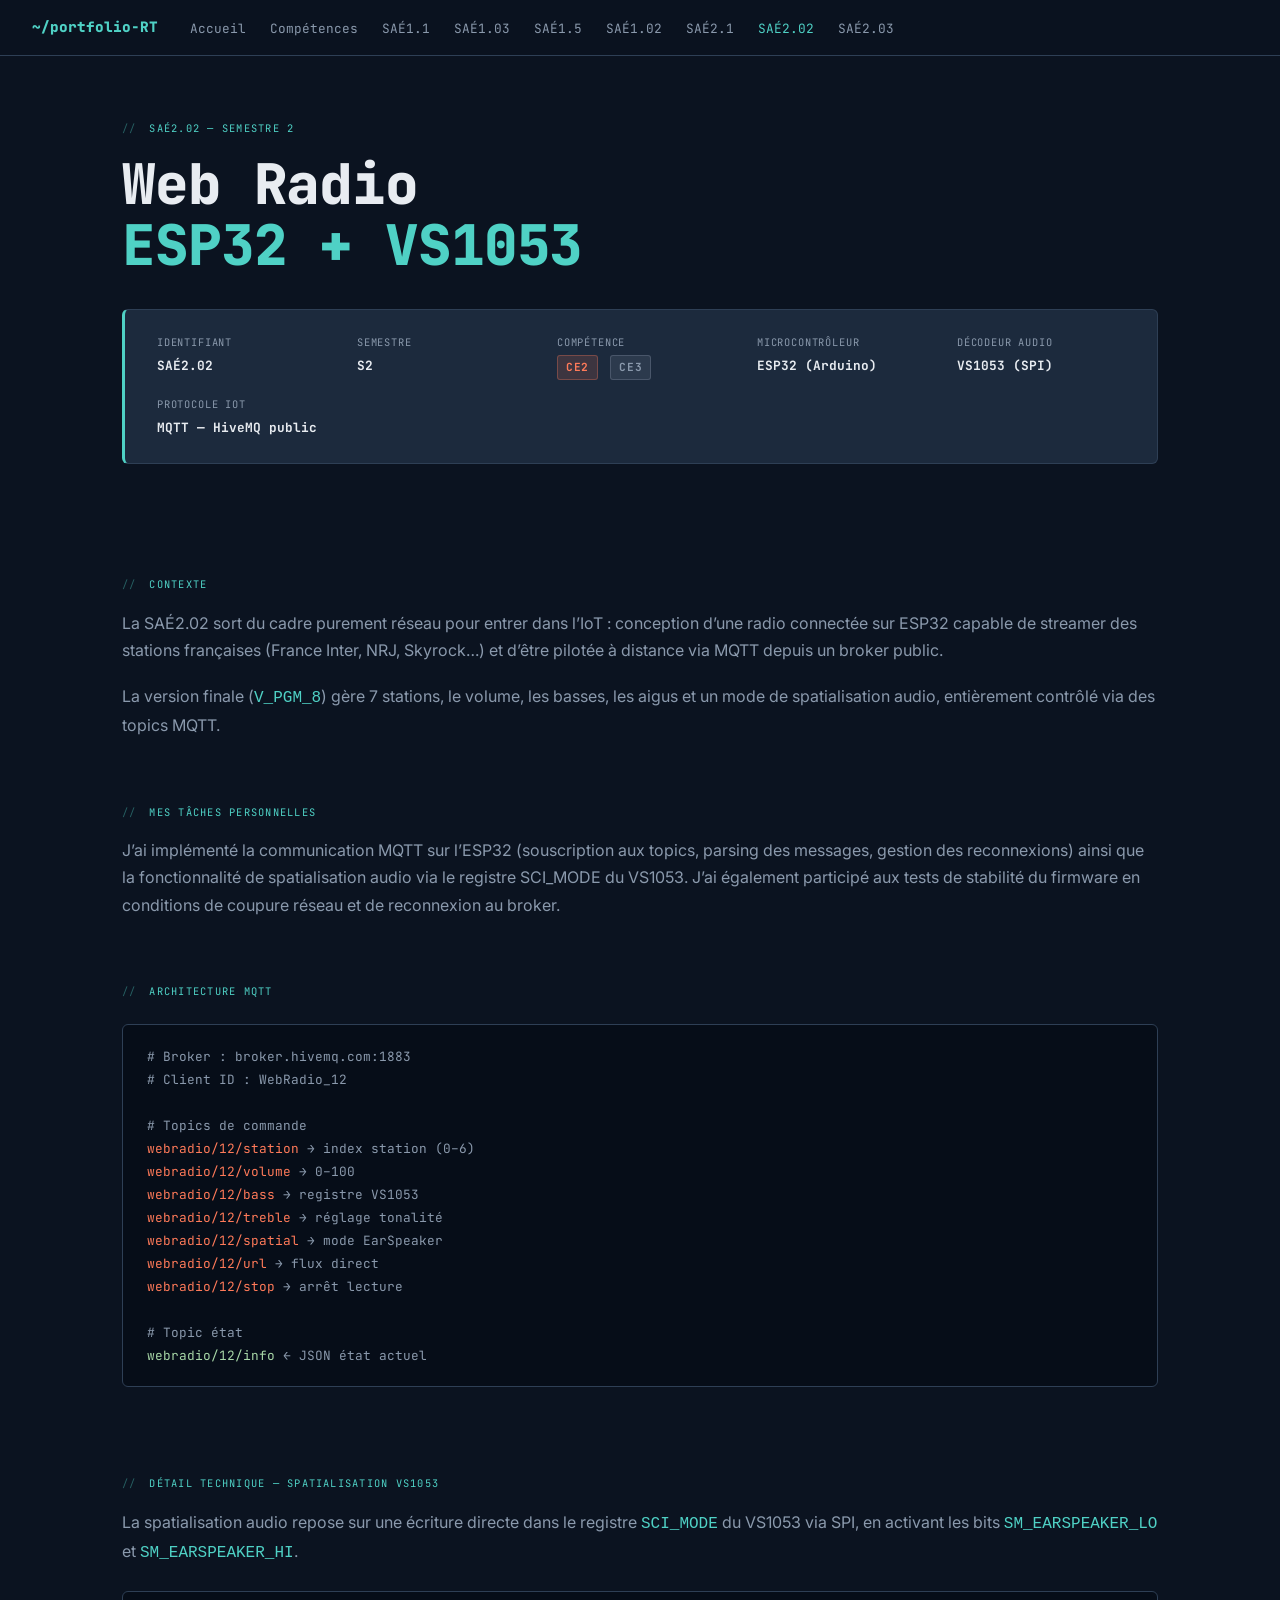
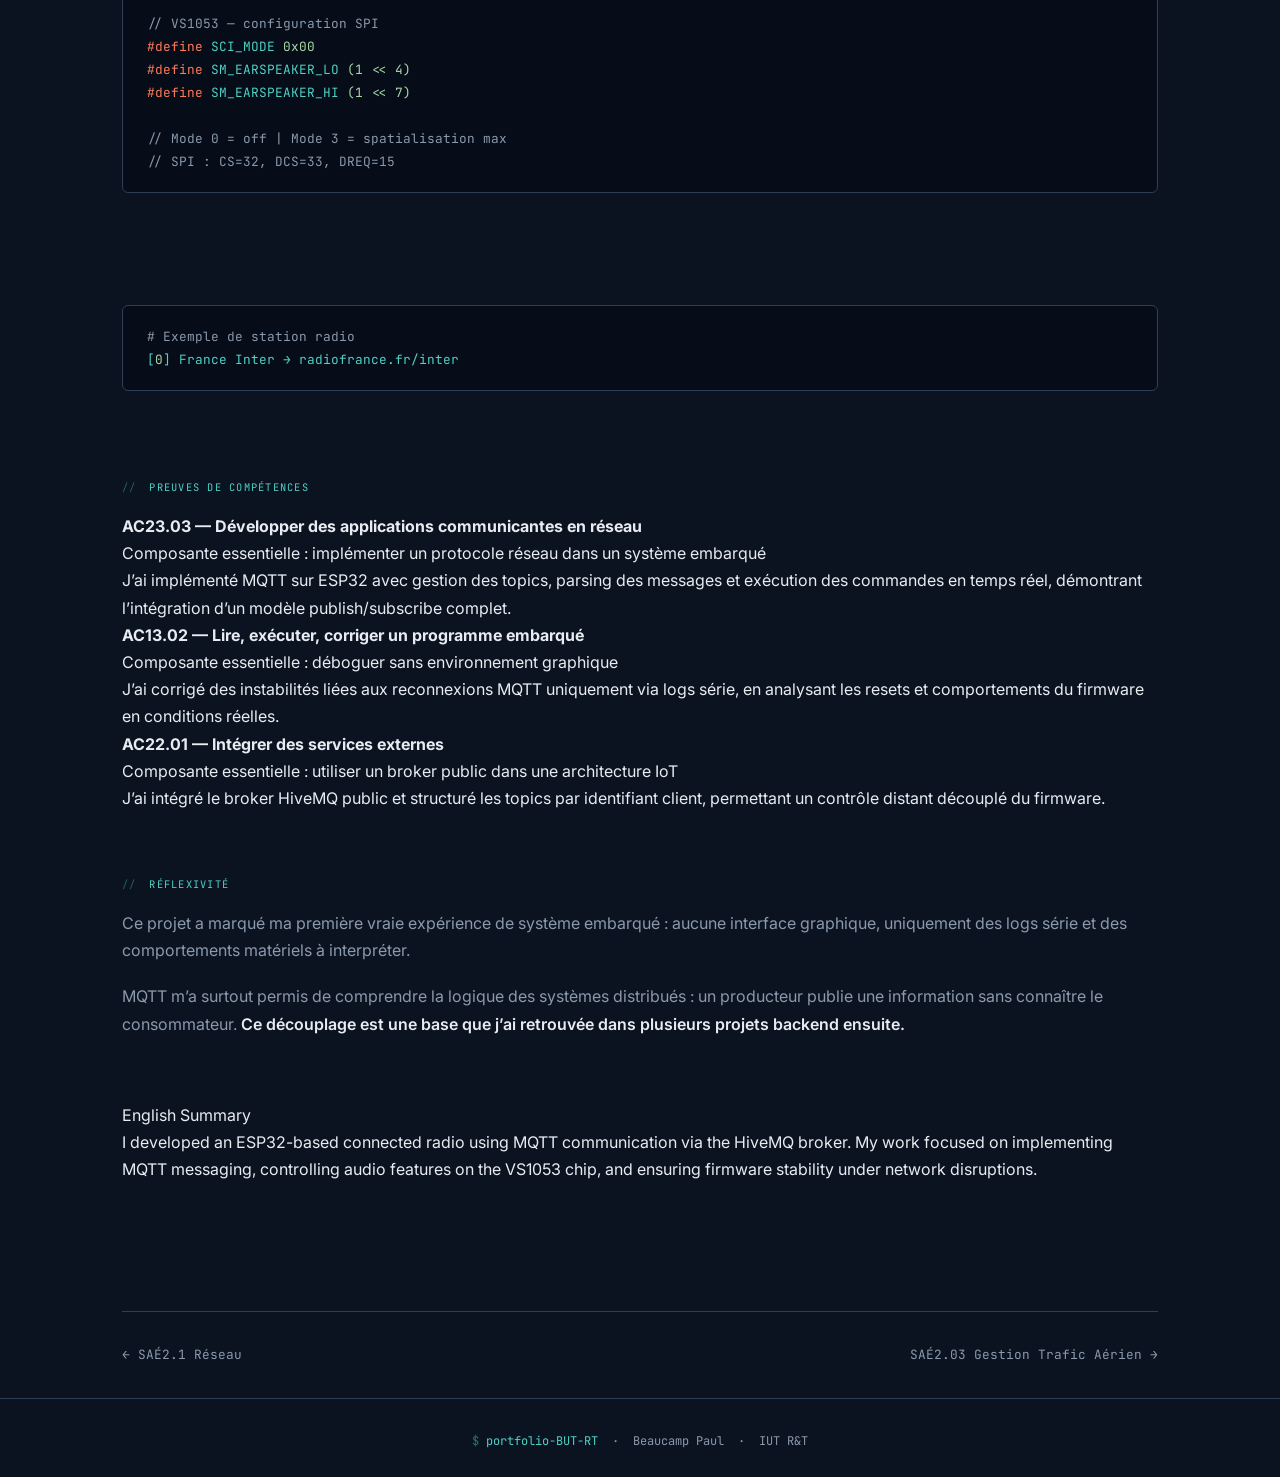
<file: sae202.html>
<!DOCTYPE html>
<html lang="fr">
<head>
  <meta charset="UTF-8">
  <meta name="viewport" content="width=device-width, initial-scale=1.0">
  <title>SAÉ2.02 — Web Radio ESP32</title>
  <link rel="stylesheet" href="style.css">
</head>
<body>

<nav>
  <span class="nav-logo">~/portfolio-RT</span>
  <ul class="nav-links">
    <li><a href="index.html">Accueil</a></li>
    <li><a href="competences.html">Compétences</a></li>
    <li><a href="sae11.html">SAÉ1.1</a></li>
    <li><a href="sae103.html">SAÉ1.03</a></li>
    <li><a href="sae15.html">SAÉ1.5</a></li>
    <li><a href="sae102.html">SAÉ1.02</a></li>
    <li><a href="sae21.html">SAÉ2.1</a></li>
    <li><a href="sae202.html" class="active">SAÉ2.02</a></li>
    <li><a href="atc.html">SAÉ2.03</a></li>
  </ul>
</nav>

<main>
  <div class="container">
    <section>
      <div class="section-label">SAÉ2.02 — Semestre 2</div>
      <h1>Web Radio<br><span style="color:var(--accent)">ESP32 + VS1053</span></h1>

      <dl class="tech-sheet" style="margin-top:2rem">
        <div>
          <dt>Identifiant</dt>
          <dd>SAÉ2.02</dd>
        </div>
        <div>
          <dt>Semestre</dt>
          <dd>S2</dd>
        </div>
        <div>
          <dt>Compétence</dt>
          <dd>
            <span class="tag tag-rt2">CE2</span>
            <span class="tag tag-rt3" style="margin-left:.3rem">CE3</span>
          </dd>
        </div>
        <div>
          <dt>Microcontrôleur</dt>
          <dd>ESP32 (Arduino)</dd>
        </div>
        <div>
          <dt>Décodeur audio</dt>
          <dd>VS1053 (SPI)</dd>
        </div>
        <div>
          <dt>Protocole IoT</dt>
          <dd>MQTT — HiveMQ public</dd>
        </div>
      </dl>
    </section>

    <section style="padding-top:0">
      <div class="section-label">Contexte</div>
      <div class="prose">
        <p>
          La SAÉ2.02 sort du cadre purement réseau pour entrer dans l’IoT : conception d’une radio
          connectée sur ESP32 capable de streamer des stations françaises (France Inter, NRJ, Skyrock…)
          et d’être pilotée à distance via MQTT depuis un broker public.
        </p>
        <p>
          La version finale (<code style="color:var(--accent);font-family:monospace">V_PGM_8</code>)
          gère 7 stations, le volume, les basses, les aigus et un mode de spatialisation audio,
          entièrement contrôlé via des topics MQTT.
        </p>
      </div>
    </section>

    <section style="padding-top:0">
      <div class="section-label">Mes tâches personnelles</div>
      <div class="prose">
        <p>
          J’ai implémenté la communication MQTT sur l’ESP32 (souscription aux topics, parsing des messages,
          gestion des reconnexions) ainsi que la fonctionnalité de spatialisation audio via le registre
          SCI_MODE du VS1053. J’ai également participé aux tests de stabilité du firmware en conditions
          de coupure réseau et de reconnexion au broker.
        </p>
      </div>
    </section>

    <section style="padding-top:0">
      <div class="section-label">Architecture MQTT</div>

      <div class="code-block">
        <span class="comment"># Broker : broker.hivemq.com:1883</span><br>
        <span class="comment"># Client ID : WebRadio_12</span><br><br>

        <span class="comment"># Topics de commande</span><br>
        <span class="key">webradio/12/station</span>  <span class="comment">→ index station (0–6)</span><br>
        <span class="key">webradio/12/volume</span>   <span class="comment">→ 0–100</span><br>
        <span class="key">webradio/12/bass</span>     <span class="comment">→ registre VS1053</span><br>
        <span class="key">webradio/12/treble</span>   <span class="comment">→ réglage tonalité</span><br>
        <span class="key">webradio/12/spatial</span>  <span class="comment">→ mode EarSpeaker</span><br>
        <span class="key">webradio/12/url</span>      <span class="comment">→ flux direct</span><br>
        <span class="key">webradio/12/stop</span>     <span class="comment">→ arrêt lecture</span><br><br>

        <span class="comment"># Topic état</span><br>
        <span class="val">webradio/12/info</span>     <span class="comment">← JSON état actuel</span>
      </div>
    </section>

    <section style="padding-top:0">
      <div class="section-label">Détail technique — spatialisation VS1053</div>

      <div class="prose">
        <p>
          La spatialisation audio repose sur une écriture directe dans le registre
          <code style="color:var(--accent);font-family:monospace">SCI_MODE</code> du VS1053 via SPI,
          en activant les bits <code style="color:var(--accent);font-family:monospace">SM_EARSPEAKER_LO</code>
          et <code style="color:var(--accent);font-family:monospace">SM_EARSPEAKER_HI</code>.
        </p>
      </div>

      <div class="code-block">
        <span class="comment">// VS1053 — configuration SPI</span><br>
        <span class="key">#define</span> SCI_MODE          <span class="val">0x00</span><br>
        <span class="key">#define</span> SM_EARSPEAKER_LO  <span class="val">(1 &lt;&lt; 4)</span><br>
        <span class="key">#define</span> SM_EARSPEAKER_HI  <span class="val">(1 &lt;&lt; 7)</span><br><br>

        <span class="comment">// Mode 0 = off | Mode 3 = spatialisation max</span><br>
        <span class="comment">// SPI : CS=32, DCS=33, DREQ=15</span>
      </div>
    </section>

    <section style="padding-top:0"><div class="code-block">
  <span class="comment"># Exemple de station radio</span><br>
  [<span class="val">0</span>] France Inter → radiofrance.fr/inter
</div>
    </section>

    <section style="padding-top:0">
      <div class="section-label">Preuves de compétences</div>

      <div class="proof-block">
        <h4>AC23.03 — Développer des applications communicantes en réseau</h4>
        <div class="ce">
          Composante essentielle : implémenter un protocole réseau dans un système embarqué
        </div>
        <p>
          J’ai implémenté MQTT sur ESP32 avec gestion des topics, parsing des messages et exécution
          des commandes en temps réel, démontrant l’intégration d’un modèle publish/subscribe complet.
        </p>
      </div>

      <div class="proof-block">
        <h4>AC13.02 — Lire, exécuter, corriger un programme embarqué</h4>
        <div class="ce">
          Composante essentielle : déboguer sans environnement graphique
        </div>
        <p>
          J’ai corrigé des instabilités liées aux reconnexions MQTT uniquement via logs série,
          en analysant les resets et comportements du firmware en conditions réelles.
        </p>
      </div>

      <div class="proof-block">
        <h4>AC22.01 — Intégrer des services externes</h4>
        <div class="ce">
          Composante essentielle : utiliser un broker public dans une architecture IoT
        </div>
        <p>
          J’ai intégré le broker HiveMQ public et structuré les topics par identifiant client,
          permettant un contrôle distant découplé du firmware.
        </p>
      </div>
    </section>

    <section style="padding-top:0">
      <div class="section-label">Réflexivité</div>
      <div class="prose">
        <p>
          Ce projet a marqué ma première vraie expérience de système embarqué : aucune interface graphique,
          uniquement des logs série et des comportements matériels à interpréter.
        </p>
        <p>
          MQTT m’a surtout permis de comprendre la logique des systèmes distribués :
          un producteur publie une information sans connaître le consommateur.
          <strong>Ce découplage est une base que j’ai retrouvée dans plusieurs projets backend ensuite.</strong>
        </p>
      </div>
    </section>

    <section style="padding-top:0">
      <div class="en-summary">
        <div class="en-label">English Summary</div>
        <p>
          I developed an ESP32-based connected radio using MQTT communication via the HiveMQ broker.
          My work focused on implementing MQTT messaging, controlling audio features on the VS1053 chip,
          and ensuring firmware stability under network disruptions.
        </p>
      </div>
    </section>

    <div class="page-nav">
      <a href="sae21.html">← SAÉ2.1 Réseau</a>
      <a href="atc.html" class="next">SAÉ2.03 Gestion Trafic Aérien →</a>
    </div>
  </div>
</main>

<footer>
  <span class="prompt">portfolio-BUT-RT</span> &nbsp;·&nbsp; Beaucamp Paul &nbsp;·&nbsp; IUT R&T
</footer>

</body>
</html>
</file>
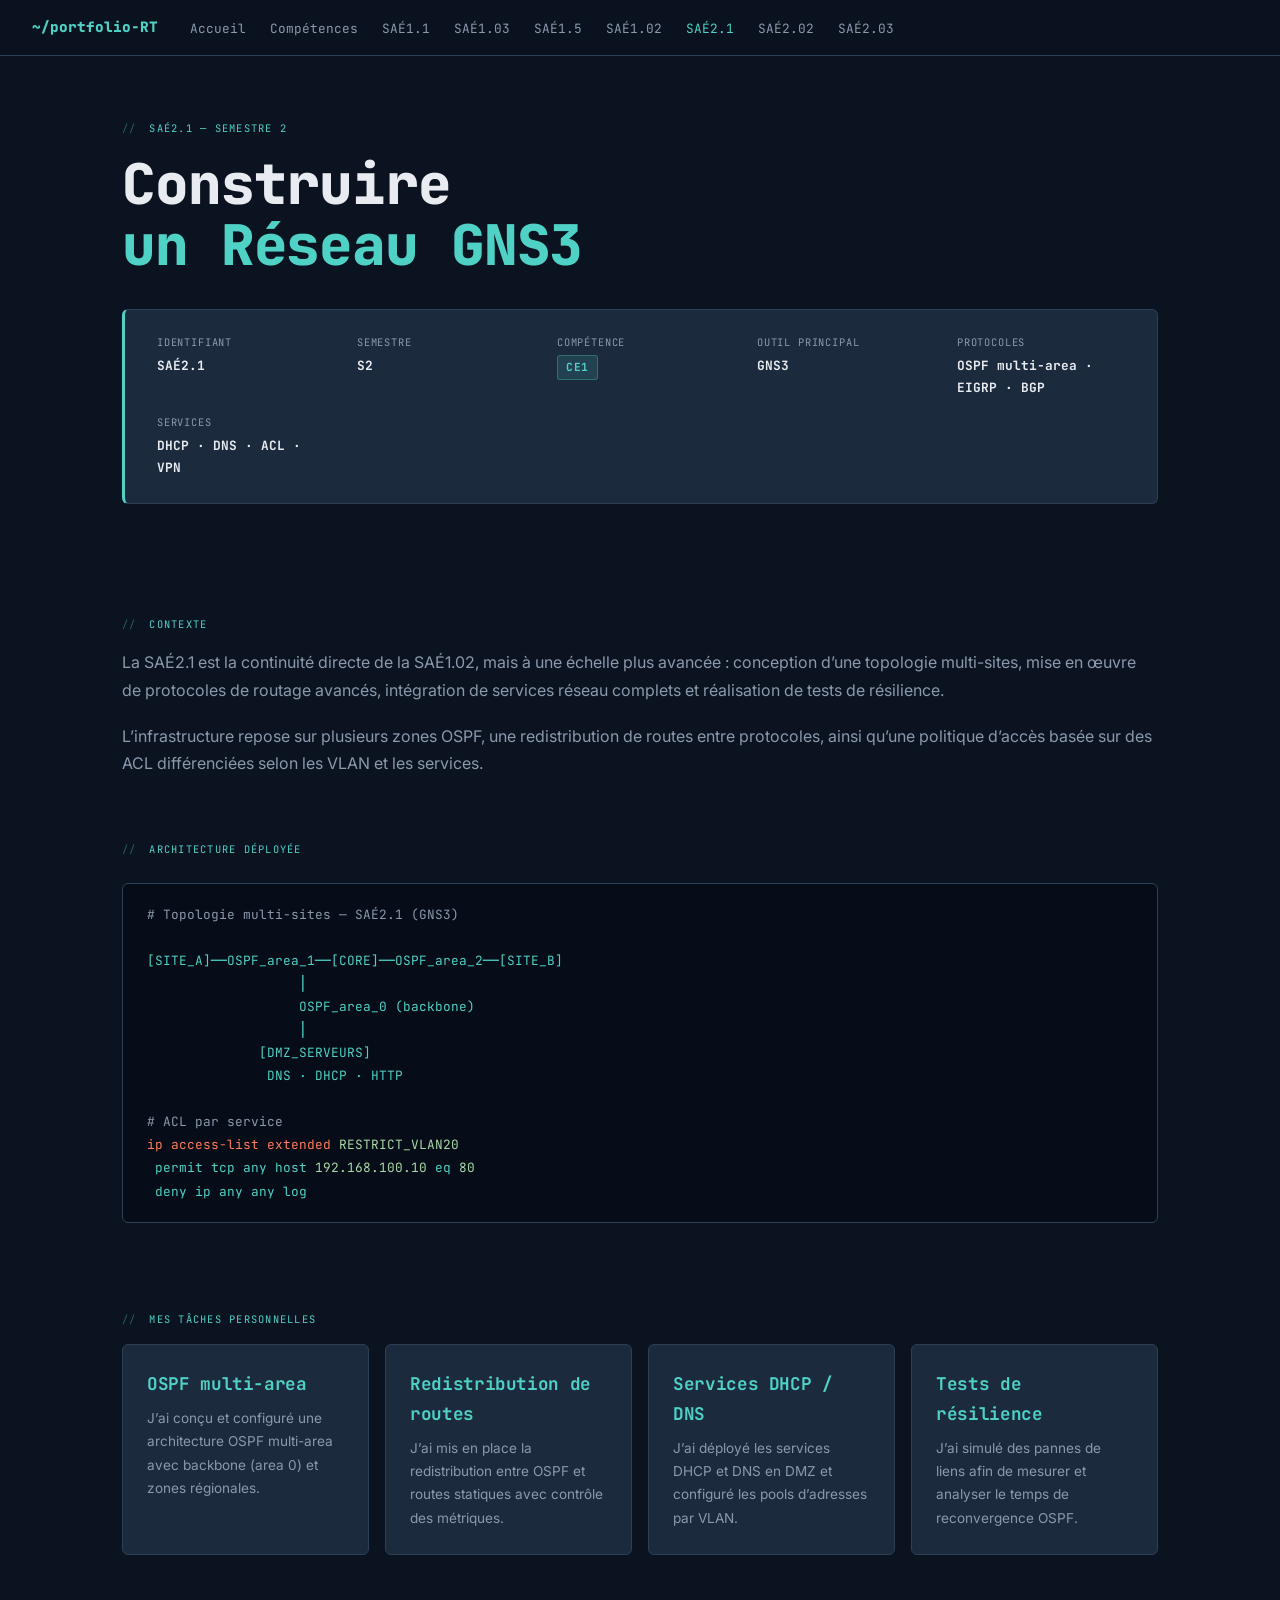
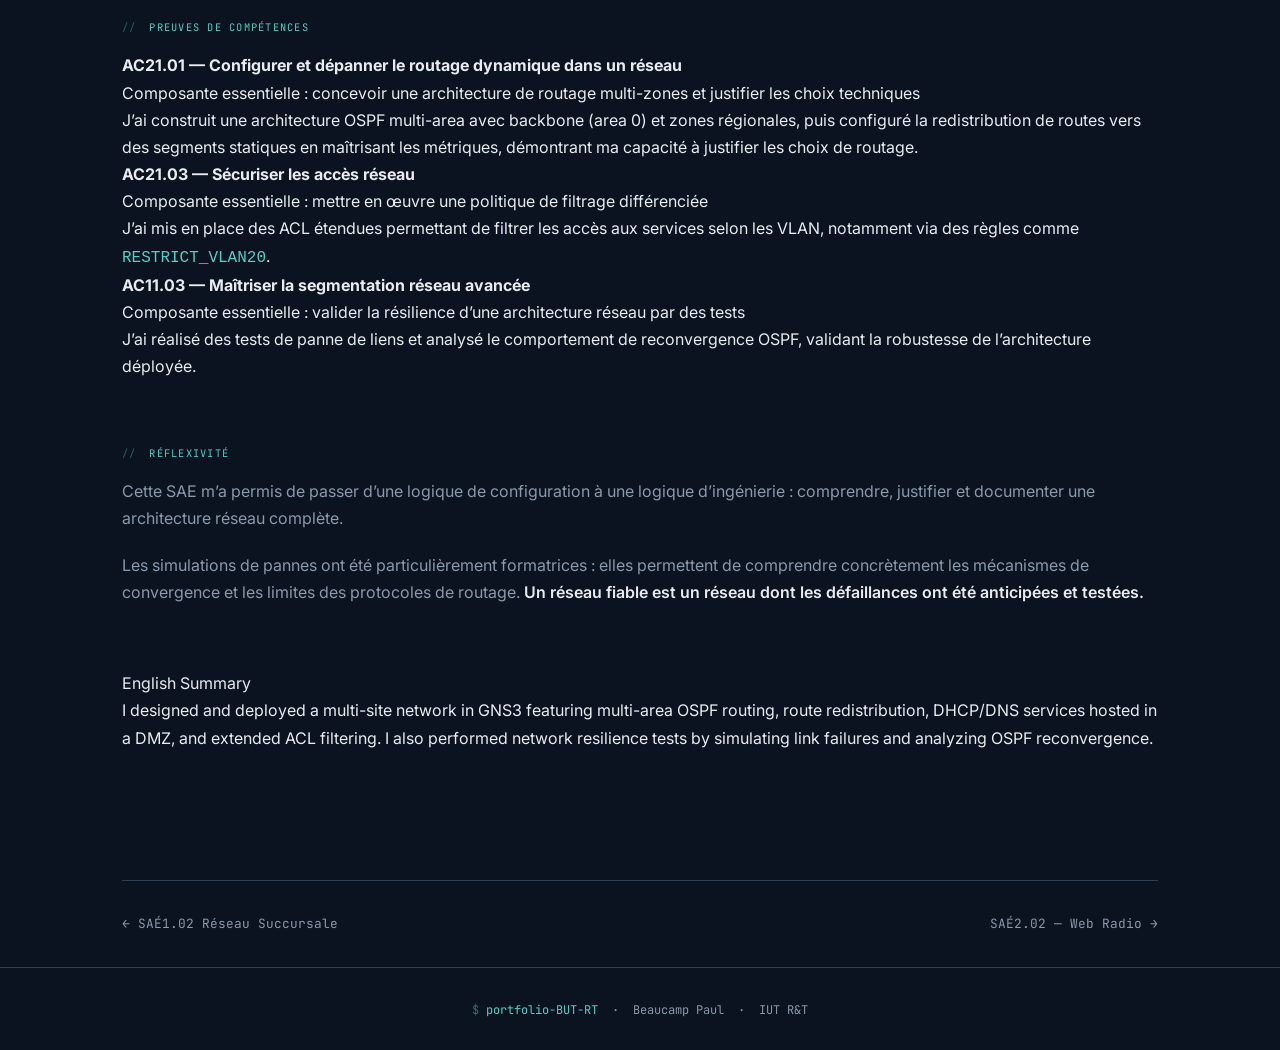
<file: sae21.html>
<!DOCTYPE html>
<html lang="fr">
<head>
  <meta charset="UTF-8">
  <meta name="viewport" content="width=device-width, initial-scale=1.0">
  <title>SAÉ2.1 — Construire un Réseau</title>
  <link rel="stylesheet" href="style.css">
</head>
<body>

<nav>
  <span class="nav-logo">~/portfolio-RT</span>
  <ul class="nav-links">
    <li><a href="index.html">Accueil</a></li>
    <li><a href="competences.html">Compétences</a></li>
    <li><a href="sae11.html">SAÉ1.1</a></li>
    <li><a href="sae103.html">SAÉ1.03</a></li>
    <li><a href="sae15.html">SAÉ1.5</a></li>
    <li><a href="sae102.html">SAÉ1.02</a></li>
    <li><a href="sae21.html" class="active">SAÉ2.1</a></li>
    <li><a href="sae202.html">SAÉ2.02</a></li>
    <li><a href="atc.html">SAÉ2.03</a></li>
  </ul>
</nav>

<main>
  <div class="container">
    <section>
      <div class="section-label">SAÉ2.1 — Semestre 2</div>
      <h1>Construire<br><span style="color:var(--accent)">un Réseau GNS3</span></h1>

      <dl class="tech-sheet" style="margin-top:2rem">
        <div>
          <dt>Identifiant</dt>
          <dd>SAÉ2.1</dd>
        </div>
        <div>
          <dt>Semestre</dt>
          <dd>S2</dd>
        </div>
        <div>
          <dt>Compétence</dt>
          <dd><span class="tag tag-rt1">CE1</span></dd>
        </div>
        <div>
          <dt>Outil principal</dt>
          <dd>GNS3</dd>
        </div>
        <div>
          <dt>Protocoles</dt>
          <dd>OSPF multi-area · EIGRP · BGP</dd>
        </div>
        <div>
          <dt>Services</dt>
          <dd>DHCP · DNS · ACL · VPN</dd>
        </div>
      </dl>
    </section>

    <section style="padding-top:0">
      <div class="section-label">Contexte</div>
      <div class="prose">
        <p>
          La SAÉ2.1 est la continuité directe de la SAÉ1.02, mais à une échelle plus avancée :
          conception d’une topologie multi-sites, mise en œuvre de protocoles de routage avancés,
          intégration de services réseau complets et réalisation de tests de résilience.
        </p>
        <p>
          L’infrastructure repose sur plusieurs zones OSPF, une redistribution de routes entre protocoles,
          ainsi qu’une politique d’accès basée sur des ACL différenciées selon les VLAN et les services.
        </p>
      </div>
    </section>

    <section style="padding-top:0">
      <div class="section-label">Architecture déployée</div>

      <div class="code-block">
        <span class="comment"># Topologie multi-sites — SAÉ2.1 (GNS3)</span><br><br>
        [SITE_A]──OSPF_area_1──[CORE]──OSPF_area_2──[SITE_B]<br>
        &nbsp;&nbsp;&nbsp;&nbsp;&nbsp;&nbsp;&nbsp;&nbsp;&nbsp;&nbsp;&nbsp;&nbsp;&nbsp;&nbsp;&nbsp;&nbsp;&nbsp;&nbsp;&nbsp;│<br>
        &nbsp;&nbsp;&nbsp;&nbsp;&nbsp;&nbsp;&nbsp;&nbsp;&nbsp;&nbsp;&nbsp;&nbsp;&nbsp;&nbsp;&nbsp;&nbsp;&nbsp;&nbsp;&nbsp;OSPF_area_0 (backbone)<br>
        &nbsp;&nbsp;&nbsp;&nbsp;&nbsp;&nbsp;&nbsp;&nbsp;&nbsp;&nbsp;&nbsp;&nbsp;&nbsp;&nbsp;&nbsp;&nbsp;&nbsp;&nbsp;&nbsp;│<br>
        &nbsp;&nbsp;&nbsp;&nbsp;&nbsp;&nbsp;&nbsp;&nbsp;&nbsp;&nbsp;&nbsp;&nbsp;&nbsp;&nbsp;[DMZ_SERVEURS]<br>
        &nbsp;&nbsp;&nbsp;&nbsp;&nbsp;&nbsp;&nbsp;&nbsp;&nbsp;&nbsp;&nbsp;&nbsp;&nbsp;&nbsp;&nbsp;DNS · DHCP · HTTP<br><br>

        <span class="comment"># ACL par service</span><br>
        <span class="key">ip access-list extended</span> <span class="val">RESTRICT_VLAN20</span><br>
        &nbsp;permit tcp any host <span class="val">192.168.100.10</span> eq <span class="val">80</span><br>
        &nbsp;deny ip any any log
      </div>
    </section>

    <section style="padding-top:0">
      <div class="section-label">Mes tâches personnelles</div>
      <div style="display:grid;grid-template-columns:repeat(auto-fit,minmax(220px,1fr));gap:1rem">
        <div class="card">
          <h3 style="margin-bottom:.5rem">OSPF multi-area</h3>
          <p style="color:var(--muted);font-size:.85rem">
            J’ai conçu et configuré une architecture OSPF multi-area avec backbone (area 0) et zones régionales.
          </p>
        </div>
        <div class="card">
          <h3 style="margin-bottom:.5rem">Redistribution de routes</h3>
          <p style="color:var(--muted);font-size:.85rem">
            J’ai mis en place la redistribution entre OSPF et routes statiques avec contrôle des métriques.
          </p>
        </div>
        <div class="card">
          <h3 style="margin-bottom:.5rem">Services DHCP / DNS</h3>
          <p style="color:var(--muted);font-size:.85rem">
            J’ai déployé les services DHCP et DNS en DMZ et configuré les pools d’adresses par VLAN.
          </p>
        </div>
        <div class="card">
          <h3 style="margin-bottom:.5rem">Tests de résilience</h3>
          <p style="color:var(--muted);font-size:.85rem">
            J’ai simulé des pannes de liens afin de mesurer et analyser le temps de reconvergence OSPF.
          </p>
        </div>
      </div>
    </section>

    <section style="padding-top:0">
      <div class="section-label">Preuves de compétences</div>

      <div class="proof-block">
        <h4>AC21.01 — Configurer et dépanner le routage dynamique dans un réseau</h4>
        <div class="ce">
          Composante essentielle : concevoir une architecture de routage multi-zones et justifier les choix techniques
        </div>
        <p>
          J’ai construit une architecture OSPF multi-area avec backbone (area 0) et zones régionales,
          puis configuré la redistribution de routes vers des segments statiques en maîtrisant les métriques,
          démontrant ma capacité à justifier les choix de routage.
        </p>
      </div>

      <div class="proof-block">
        <h4>AC21.03 — Sécuriser les accès réseau</h4>
        <div class="ce">
          Composante essentielle : mettre en œuvre une politique de filtrage différenciée
        </div>
        <p>
          J’ai mis en place des ACL étendues permettant de filtrer les accès aux services selon les VLAN,
          notamment via des règles comme <code style="color:var(--accent);font-family:monospace">RESTRICT_VLAN20</code>.
        </p>
      </div>

      <div class="proof-block">
        <h4>AC11.03 — Maîtriser la segmentation réseau avancée</h4>
        <div class="ce">
          Composante essentielle : valider la résilience d’une architecture réseau par des tests
        </div>
        <p>
          J’ai réalisé des tests de panne de liens et analysé le comportement de reconvergence OSPF,
          validant la robustesse de l’architecture déployée.
        </p>
      </div>
    </section>

    <section style="padding-top:0">
      <div class="section-label">Réflexivité</div>
      <div class="prose">
        <p>
          Cette SAE m’a permis de passer d’une logique de configuration à une logique d’ingénierie :
          comprendre, justifier et documenter une architecture réseau complète.
        </p>
        <p>
          Les simulations de pannes ont été particulièrement formatrices : elles permettent de comprendre
          concrètement les mécanismes de convergence et les limites des protocoles de routage.
          <strong>Un réseau fiable est un réseau dont les défaillances ont été anticipées et testées.</strong>
        </p>
      </div>
    </section>

    <section style="padding-top:0">
      <div class="en-summary">
        <div class="en-label">English Summary</div>
        <p>
          I designed and deployed a multi-site network in GNS3 featuring multi-area OSPF routing,
          route redistribution, DHCP/DNS services hosted in a DMZ, and extended ACL filtering.
          I also performed network resilience tests by simulating link failures and analyzing OSPF reconvergence.
        </p>
      </div>
    </section>

    <div class="page-nav">
      <a href="sae102.html">← SAÉ1.02 Réseau Succursale</a>
      <a href="sae202.html" class="next">SAÉ2.02 — Web Radio →</a>
    </div>
  </div>
</main>

<footer>
  <span class="prompt">portfolio-BUT-RT</span> &nbsp;·&nbsp; Beaucamp Paul &nbsp;·&nbsp; IUT R&T
</footer>

</body>
</html>
</file>
<file: style.css>
/* ============================================================
   PORTFOLIO BUT R&T — Prevot Justin / Beaucamp Paul
   Palette terminal réseau · JetBrains Mono + Inter
   ============================================================ */

@import url('https://fonts.googleapis.com/css2?family=JetBrains+Mono:wght@400;700;800&family=Inter:wght@400;500;600&display=swap');

:root {
  --bg:        #0B1320;
  --surface:   #1C2A3D;
  --surface2:  #243348;
  --text:      #E8ECF1;
  --muted:     #8A99AC;
  --accent:    #4FD1C5;
  --warn:      #FF7A59;
  --border:    #2E3F55;
  --radius:    6px;
}

*, *::before, *::after { box-sizing: border-box; margin: 0; padding: 0; }

html { scroll-behavior: smooth; }

body {
  background: var(--bg);
  color: var(--text);
  font-family: 'Inter', system-ui, sans-serif;
  font-size: 16px;
  line-height: 1.7;
  min-height: 100vh;
}

/* ── TYPOGRAPHIE ── */
h1, h2, h3, .mono {
  font-family: 'JetBrains Mono', 'Courier New', monospace;
  letter-spacing: -0.02em;
}

h1 { font-size: clamp(2rem, 5vw, 3.5rem); font-weight: 800; line-height: 1.1; }
h2 { font-size: clamp(1.4rem, 3vw, 2rem);  font-weight: 700; }
h3 { font-size: 1.1rem; font-weight: 700; color: var(--accent); }

a { color: var(--accent); text-decoration: none; }
a:hover { text-decoration: underline; }

/* ── NAV ── */
nav {
  position: sticky;
  top: 0;
  z-index: 100;
  background: rgba(11,19,32,0.92);
  backdrop-filter: blur(12px);
  border-bottom: 1px solid var(--border);
  padding: 0 2rem;
  display: flex;
  align-items: center;
  gap: 2rem;
  height: 56px;
}

.nav-logo {
  font-family: 'JetBrains Mono', monospace;
  font-weight: 800;
  font-size: 0.9rem;
  color: var(--accent);
  white-space: nowrap;
}

.nav-links {
  display: flex;
  gap: 1.5rem;
  list-style: none;
  flex-wrap: wrap;
}

.nav-links a {
  font-size: 0.8rem;
  color: var(--muted);
  font-family: 'JetBrains Mono', monospace;
  transition: color 0.2s;
}

.nav-links a:hover, .nav-links a.active { color: var(--accent); text-decoration: none; }

/* ── LAYOUT ── */
.container {
  max-width: 1100px;
  margin: 0 auto;
  padding: 0 2rem;
}

section { padding: 4rem 0; }

/* ── TERMINAL BADGE ── */
.prompt {
  font-family: 'JetBrains Mono', monospace;
  font-size: 0.75rem;
  color: var(--accent);
}
.prompt::before { content: '$ '; opacity: 0.5; }

/* ── FICHE TECHNIQUE (bandeau en haut des pages SAÉ) ── */
.tech-sheet {
  background: var(--surface);
  border: 1px solid var(--border);
  border-left: 3px solid var(--accent);
  border-radius: var(--radius);
  padding: 1.5rem 2rem;
  display: grid;
  grid-template-columns: repeat(auto-fit, minmax(160px, 1fr));
  gap: 1rem 2rem;
  margin-bottom: 3rem;
  font-family: 'JetBrains Mono', monospace;
  font-size: 0.8rem;
}

.tech-sheet dt {
  color: var(--muted);
  font-size: 0.65rem;
  text-transform: uppercase;
  letter-spacing: 0.08em;
  margin-bottom: 0.2rem;
}

.tech-sheet dd { color: var(--text); font-weight: 700; }

/* ── TAG COMPÉTENCE ── */
.tag {
  display: inline-block;
  font-family: 'JetBrains Mono', monospace;
  font-size: 0.7rem;
  font-weight: 700;
  padding: 0.2em 0.7em;
  border-radius: 3px;
  text-transform: uppercase;
  letter-spacing: 0.06em;
}

.tag-rt1 { background: rgba(79,209,197,0.15); color: var(--accent); border: 1px solid rgba(79,209,197,0.3); }
.tag-rt2 { background: rgba(255,122,89,0.15); color: var(--warn);   border: 1px solid rgba(255,122,89,0.3); }
.tag-rt3 { background: rgba(138,153,172,0.15); color: var(--muted); border: 1px solid rgba(138,153,172,0.3); }

/* ── TABLE DE ROUTAGE (index) ── */
.routing-table {
  width: 100%;
  border-collapse: collapse;
  font-family: 'JetBrains Mono', monospace;
  font-size: 0.85rem;
}

.routing-table thead th {
  text-align: left;
  padding: 0.6rem 1rem;
  font-size: 0.65rem;
  text-transform: uppercase;
  letter-spacing: 0.1em;
  color: var(--muted);
  border-bottom: 1px solid var(--border);
}

.routing-table tbody tr {
  border-bottom: 1px solid var(--border);
  transition: background 0.15s;
}

.routing-table tbody tr:hover { background: var(--surface); }

.routing-table td {
  padding: 1rem 1rem;
  vertical-align: middle;
}

.rt-id { color: var(--accent); font-weight: 700; }
.rt-title { color: var(--text); font-weight: 600; }
.rt-sub { color: var(--muted); font-size: 0.75rem; }
.rt-status {
  display: inline-flex;
  align-items: center;
  gap: 0.4em;
  font-size: 0.75rem;
  color: var(--accent);
}
.rt-status::before {
  content: '';
  display: inline-block;
  width: 7px;
  height: 7px;
  background: var(--accent);
  border-radius: 50%;
  box-shadow: 0 0 6px var(--accent);
}

.rt-link {
  font-size: 0.75rem;
  color: var(--muted);
  text-decoration: none;
}
.rt-link:hover { color: var(--accent); }

/* ── HERO PAGE D'ACCUEIL ── */
.hero {
  padding: 5rem 0 3rem;
}

.hero-eyebrow {
  font-family: 'JetBrains Mono', monospace;
  font-size: 0.75rem;
  color: var(--accent);
  letter-spacing: 0.12em;
  text-transform: uppercase;
  margin-bottom: 1.5rem;
  display: flex;
  align-items: center;
  gap: 0.8rem;
}

.hero-eyebrow::after {
  content: '';
  flex: 1;
  max-width: 80px;
  height: 1px;
  background: var(--accent);
  opacity: 0.4;
}

.hero h1 span { color: var(--accent); }

.hero-sub {
  color: var(--muted);
  font-size: 1rem;
  max-width: 540px;
  margin: 1.5rem 0 2.5rem;
}

.hero-meta {
  display: flex;
  gap: 2rem;
  flex-wrap: wrap;
  font-family: 'JetBrains Mono', monospace;
  font-size: 0.75rem;
  color: var(--muted);
}

.hero-meta span { display: flex; align-items: center; gap: 0.4em; }
.hero-meta .val { color: var(--text); font-weight: 700; }

/* ── SECTION LABEL ── */
.section-label {
  font-family: 'JetBrains Mono', monospace;
  font-size: 0.65rem;
  text-transform: uppercase;
  letter-spacing: 0.12em;
  color: var(--accent);
  margin-bottom: 1rem;
  display: flex;
  align-items: center;
  gap: 0.8rem;
}
.section-label::before {
  content: '//';
  opacity: 0.4;
}

/* ── CARD ── */
.card {
  background: var(--surface);
  border: 1px solid var(--border);
  border-radius: var(--radius);
  padding: 1.5rem;
}

/* ── CODE BLOCK ── */
.code-block {
  background: #060d18;
  border: 1px solid var(--border);
  border-radius: var(--radius);
  padding: 1.2rem 1.5rem;
  font-family: 'JetBrains Mono', monospace;
  font-size: 0.8rem;
  color: var(--accent);
  overflow-x: auto;
  line-height: 1.8;
  margin: 1.5rem 0;
}

.code-block .comment { color: var(--muted); }
.code-block .key { color: var(--warn); }
.code-block .val { color: #a8d8a8; }

/* ── PROSE ── */
.prose p { color: var(--muted); margin-bottom: 1.2rem; }
.prose p:last-child { margin-bottom: 0; }
.prose strong { color: var(--text); font-weight: 600; }

/* ── COMPÉTENCE BLOCK ── */
.comp-block {
  border-left: 2px solid var(--border);
  padding-left: 1.5rem;
  margin-bottom: 2.5rem;
}

.comp-block.rt1 { border-color: var(--accent); }
.comp-block.rt2 { border-color: var(--warn); }
.comp-block.rt3 { border-color: var(--muted); }

.comp-block h3 { margin-bottom: 0.5rem; }
.comp-block p { color: var(--muted); font-size: 0.9rem; }

/* ── AC LIST ── */
.ac-list {
  list-style: none;
  margin-top: 1rem;
}

.ac-list li {
  display: flex;
  align-items: flex-start;
  gap: 0.8rem;
  padding: 0.5rem 0;
  border-bottom: 1px solid var(--border);
  font-size: 0.85rem;
  color: var(--muted);
}

.ac-list li::before {
  content: '▸';
  color: var(--accent);
  flex-shrink: 0;
  margin-top: 0.1rem;
}

/* ── PREV/NEXT NAV ── */
.page-nav {
  display: flex;
  justify-content: space-between;
  gap: 1rem;
  padding: 2rem 0;
  border-top: 1px solid var(--border);
  margin-top: 4rem;
}

.page-nav a {
  font-family: 'JetBrains Mono', monospace;
  font-size: 0.8rem;
  color: var(--muted);
  display: flex;
  align-items: center;
  gap: 0.5rem;
  transition: color 0.2s;
}

.page-nav a:hover { color: var(--accent); text-decoration: none; }
.page-nav a.next { margin-left: auto; }

/* ── FOOTER ── */
footer {
  border-top: 1px solid var(--border);
  padding: 2rem;
  text-align: center;
  font-family: 'JetBrains Mono', monospace;
  font-size: 0.75rem;
  color: var(--muted);
}

/* ── RESPONSIVE ── */
@media (max-width: 768px) {
  nav { gap: 1rem; padding: 0 1rem; }
  .container { padding: 0 1rem; }
  .tech-sheet { grid-template-columns: 1fr 1fr; }
  .routing-table thead { display: none; }
  .routing-table td { display: block; padding: 0.4rem 0.8rem; }
  .routing-table tr { display: block; padding: 0.8rem; border-bottom: 1px solid var(--border); }
  .page-nav { flex-direction: column; }
  .page-nav a.next { margin-left: 0; }
}

@media (prefers-reduced-motion: reduce) {
  * { transition: none !important; }
}
</file>
